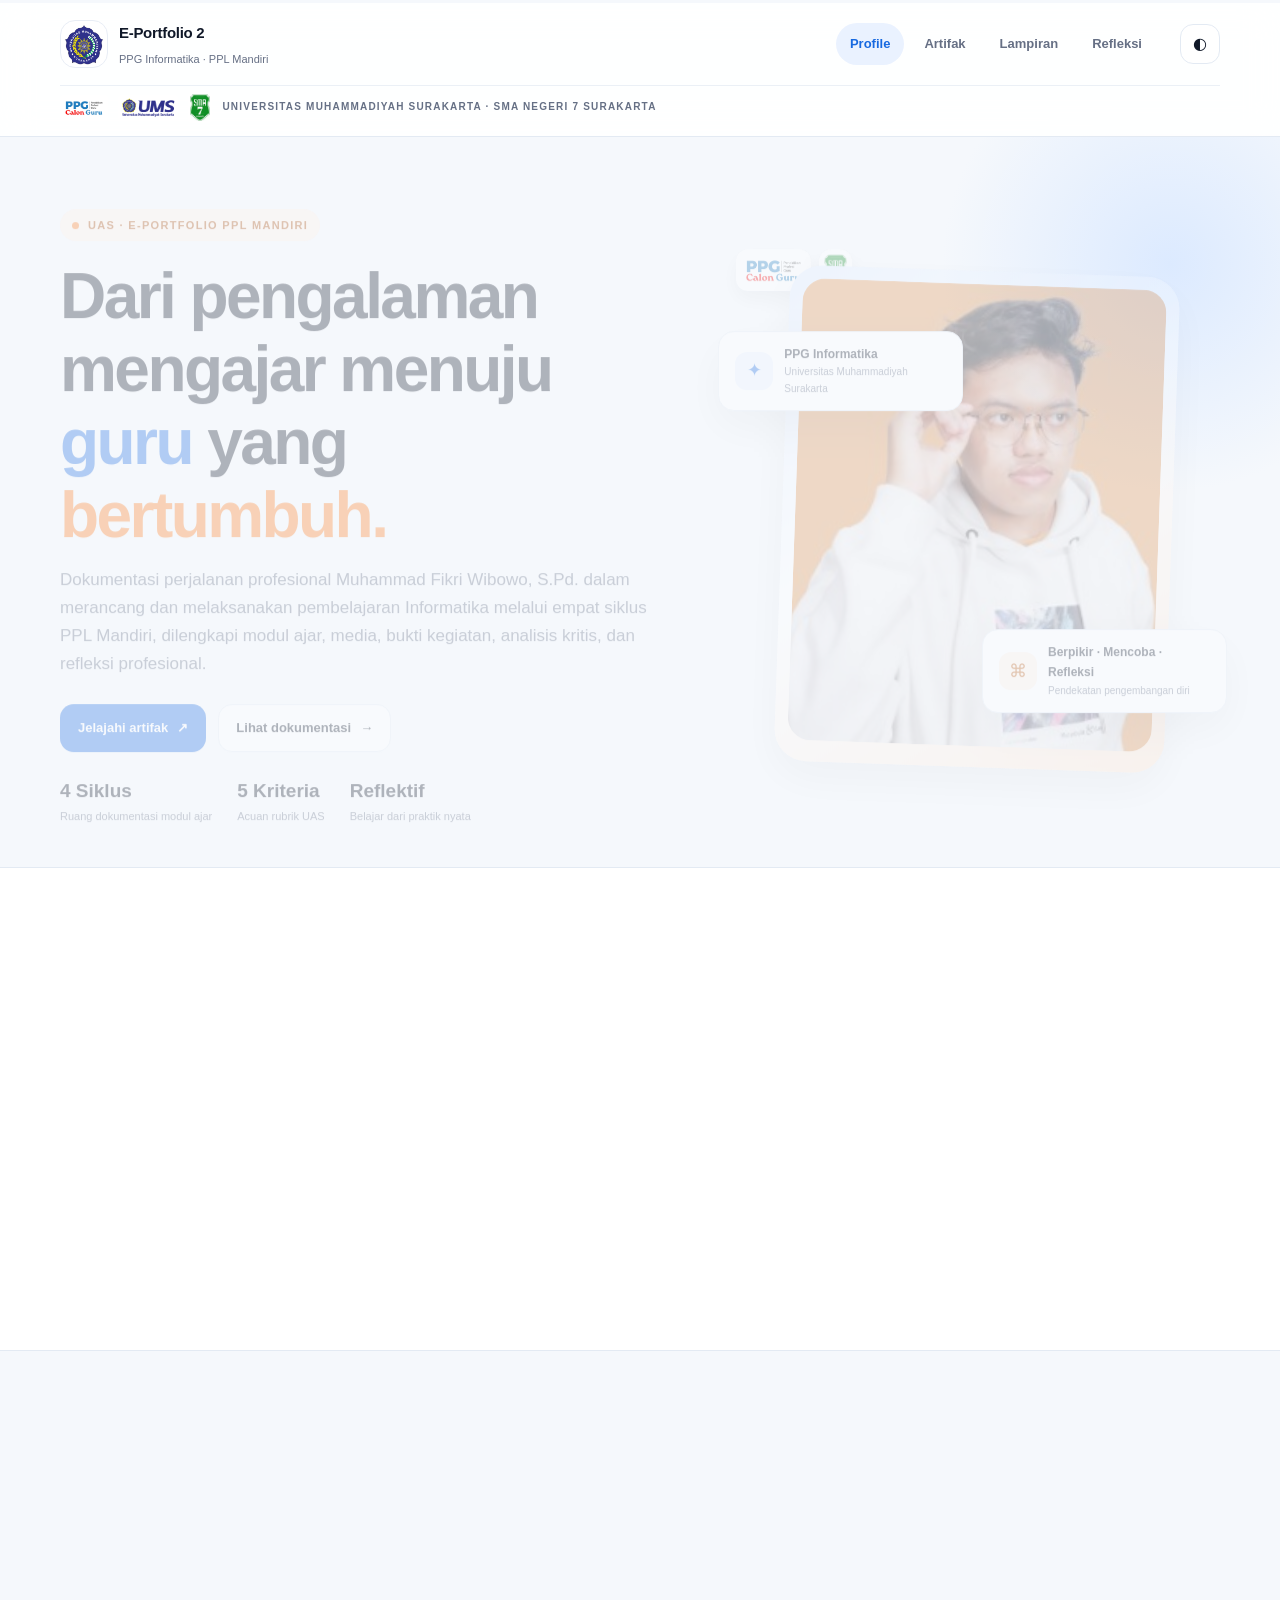
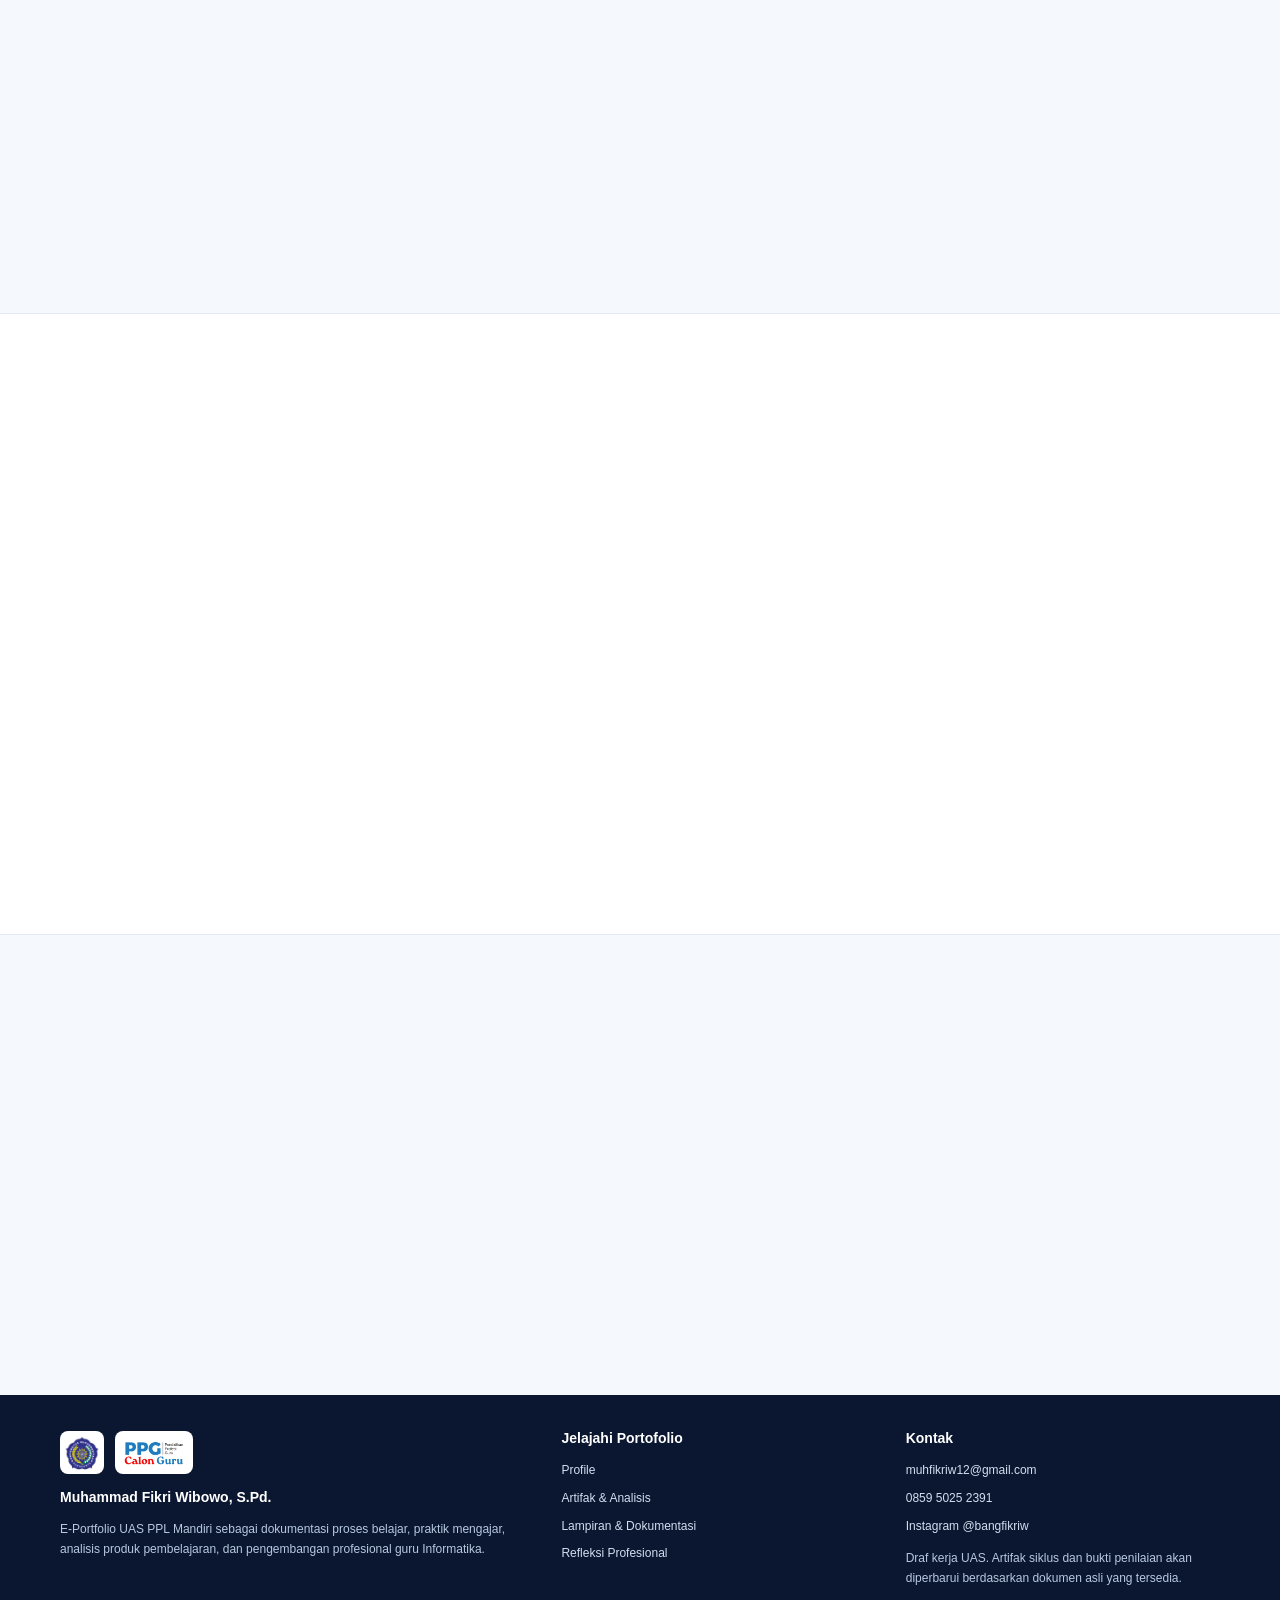
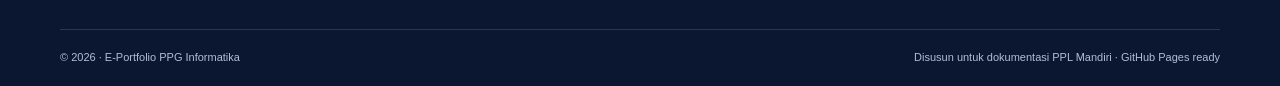
<file: index.html>
<!doctype html><html lang="id"><head><meta charset="utf-8"><meta name="viewport" content="width=device-width,initial-scale=1"><meta http-equiv="refresh" content="0; url=profile.html"><title>E-Portfolio UAS PPL Mandiri</title><link rel="canonical" href="profile.html"></head><body><p>Membuka E-Portfolio… Jika tidak berpindah otomatis, <a href="profile.html">buka halaman Profile</a>.</p></body></html>
</file>
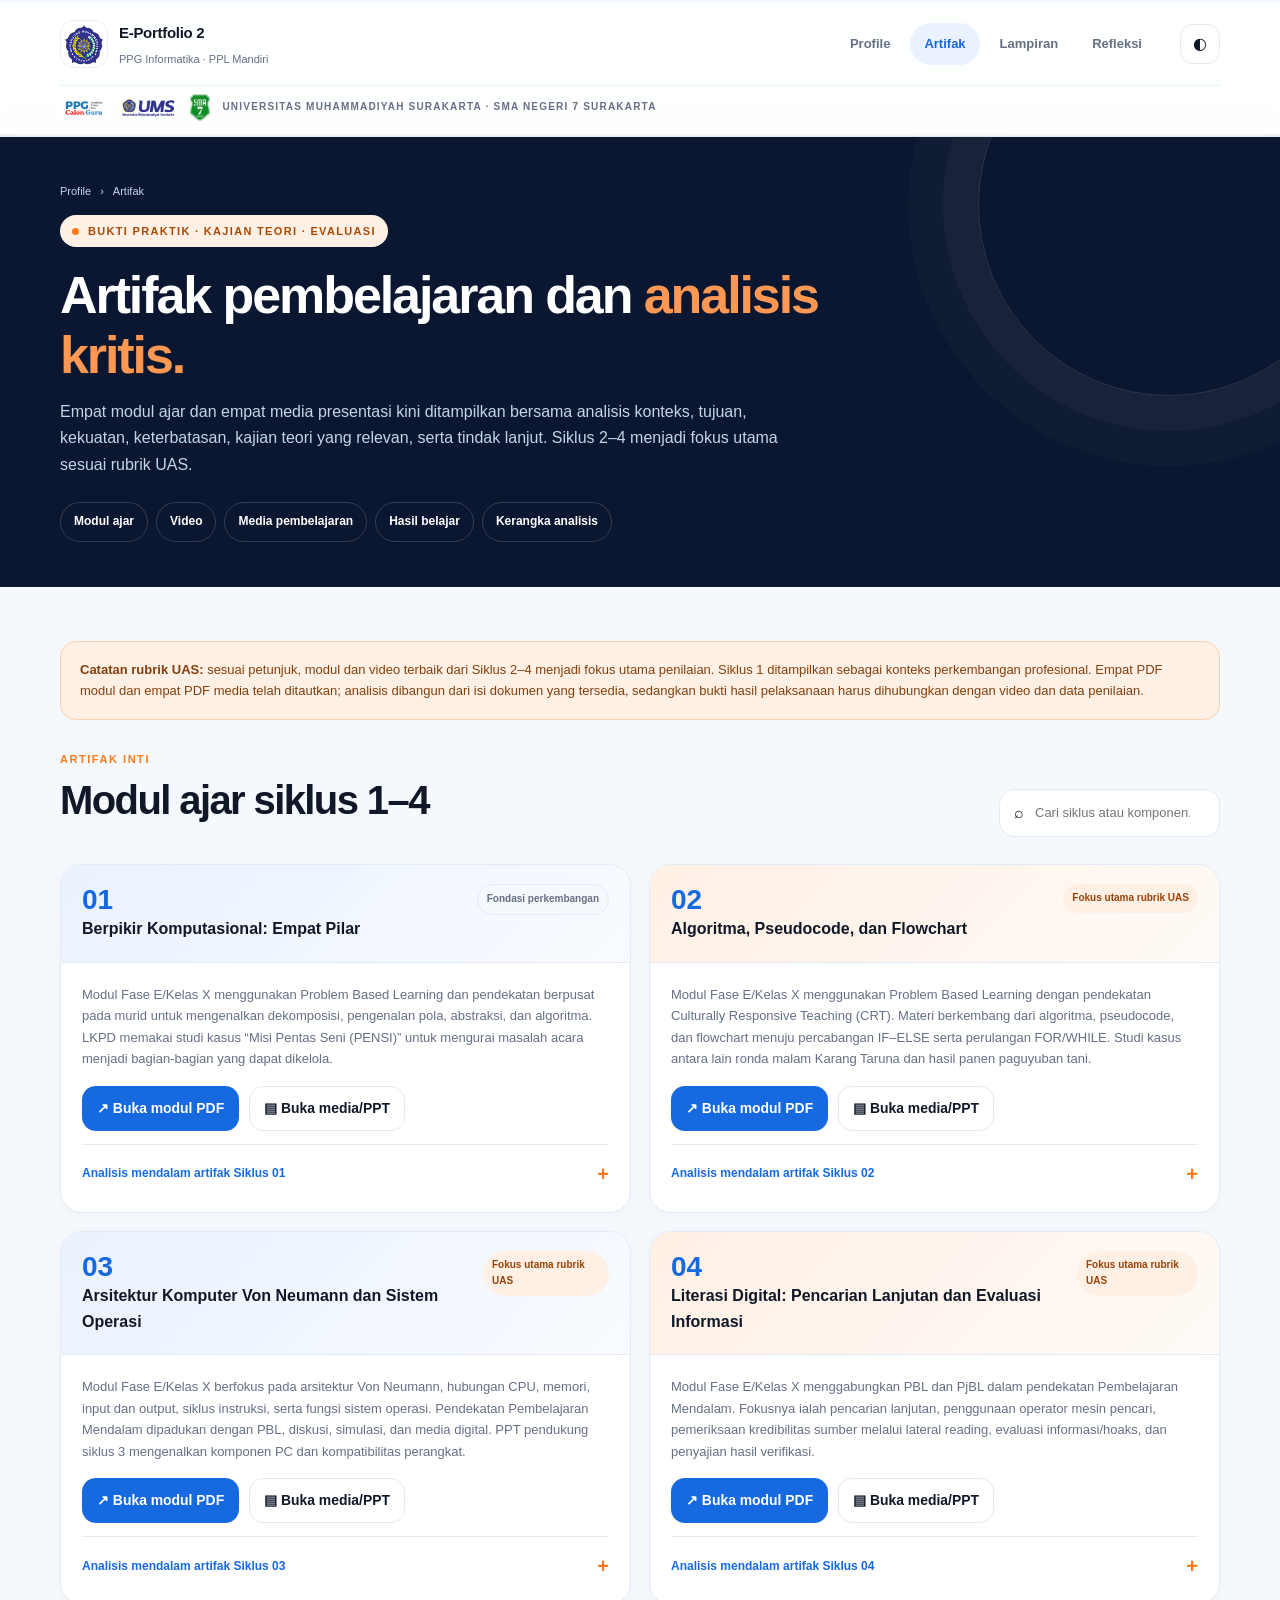
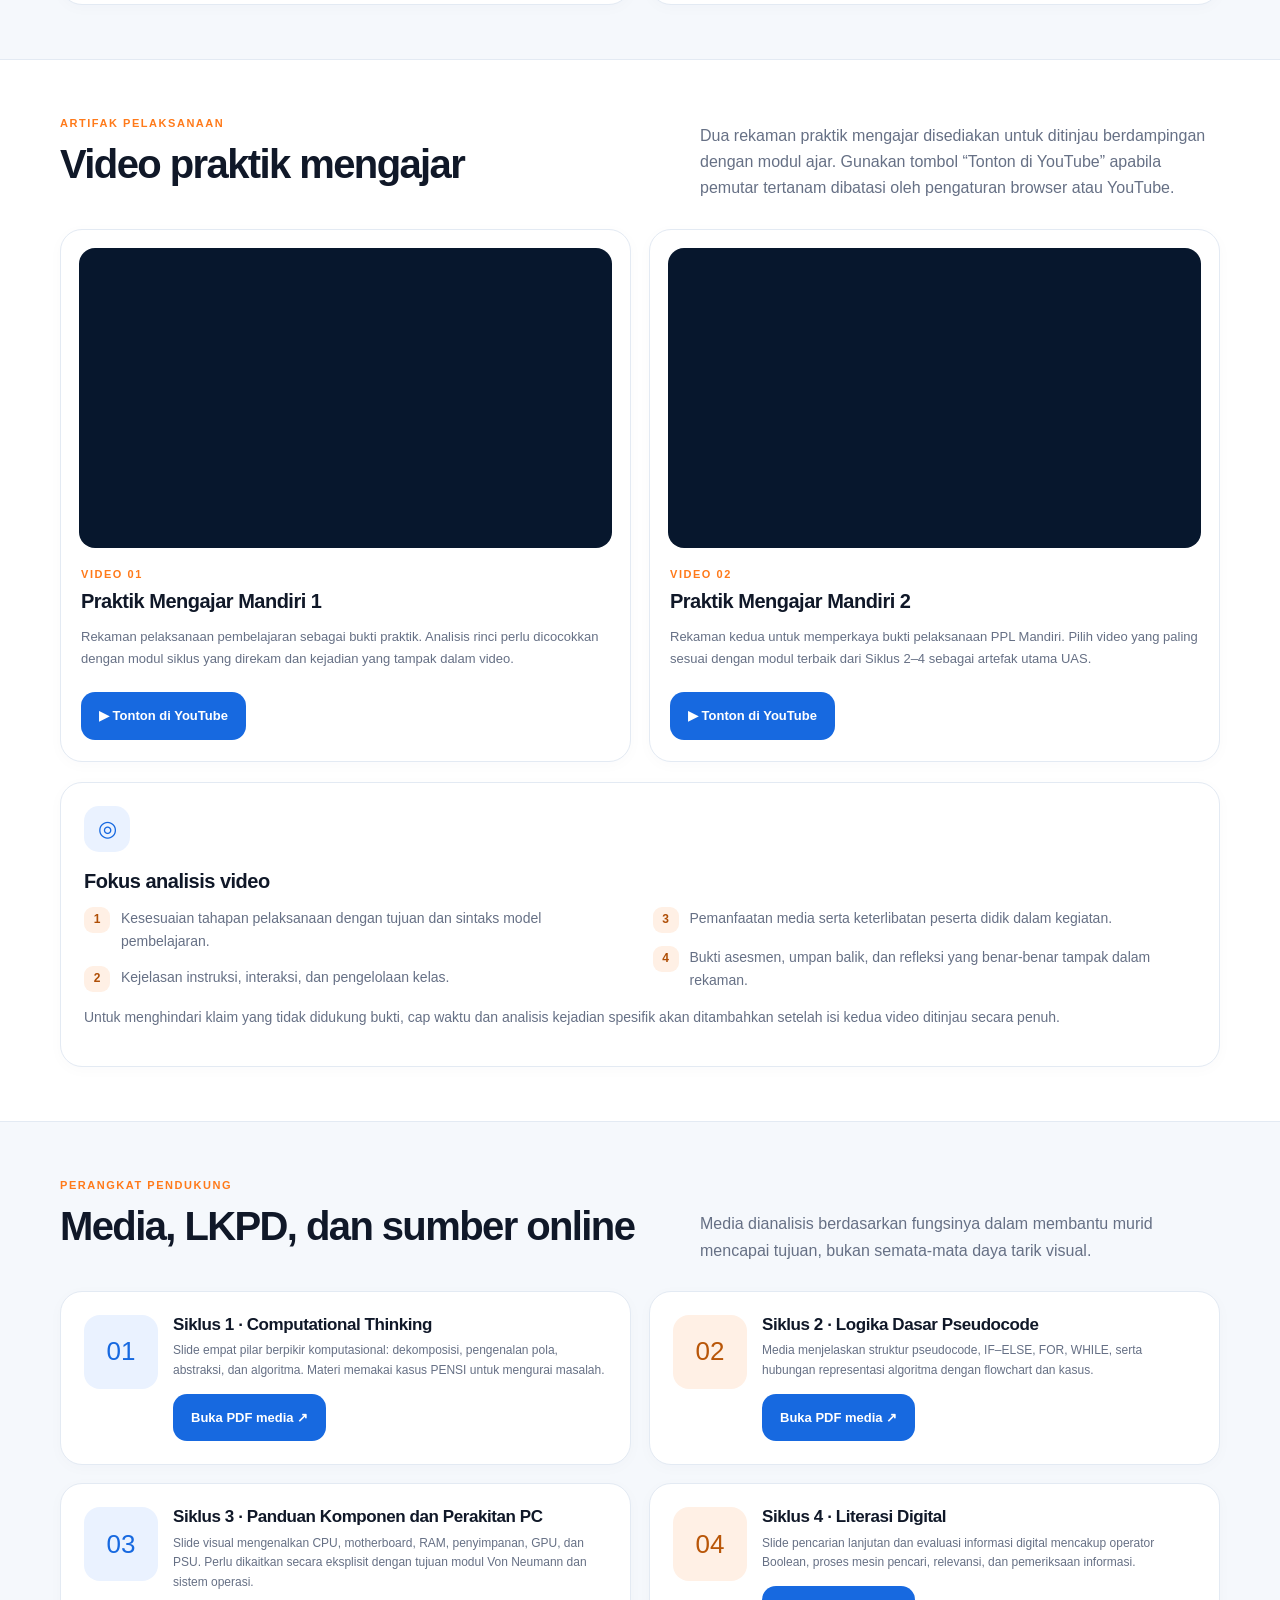
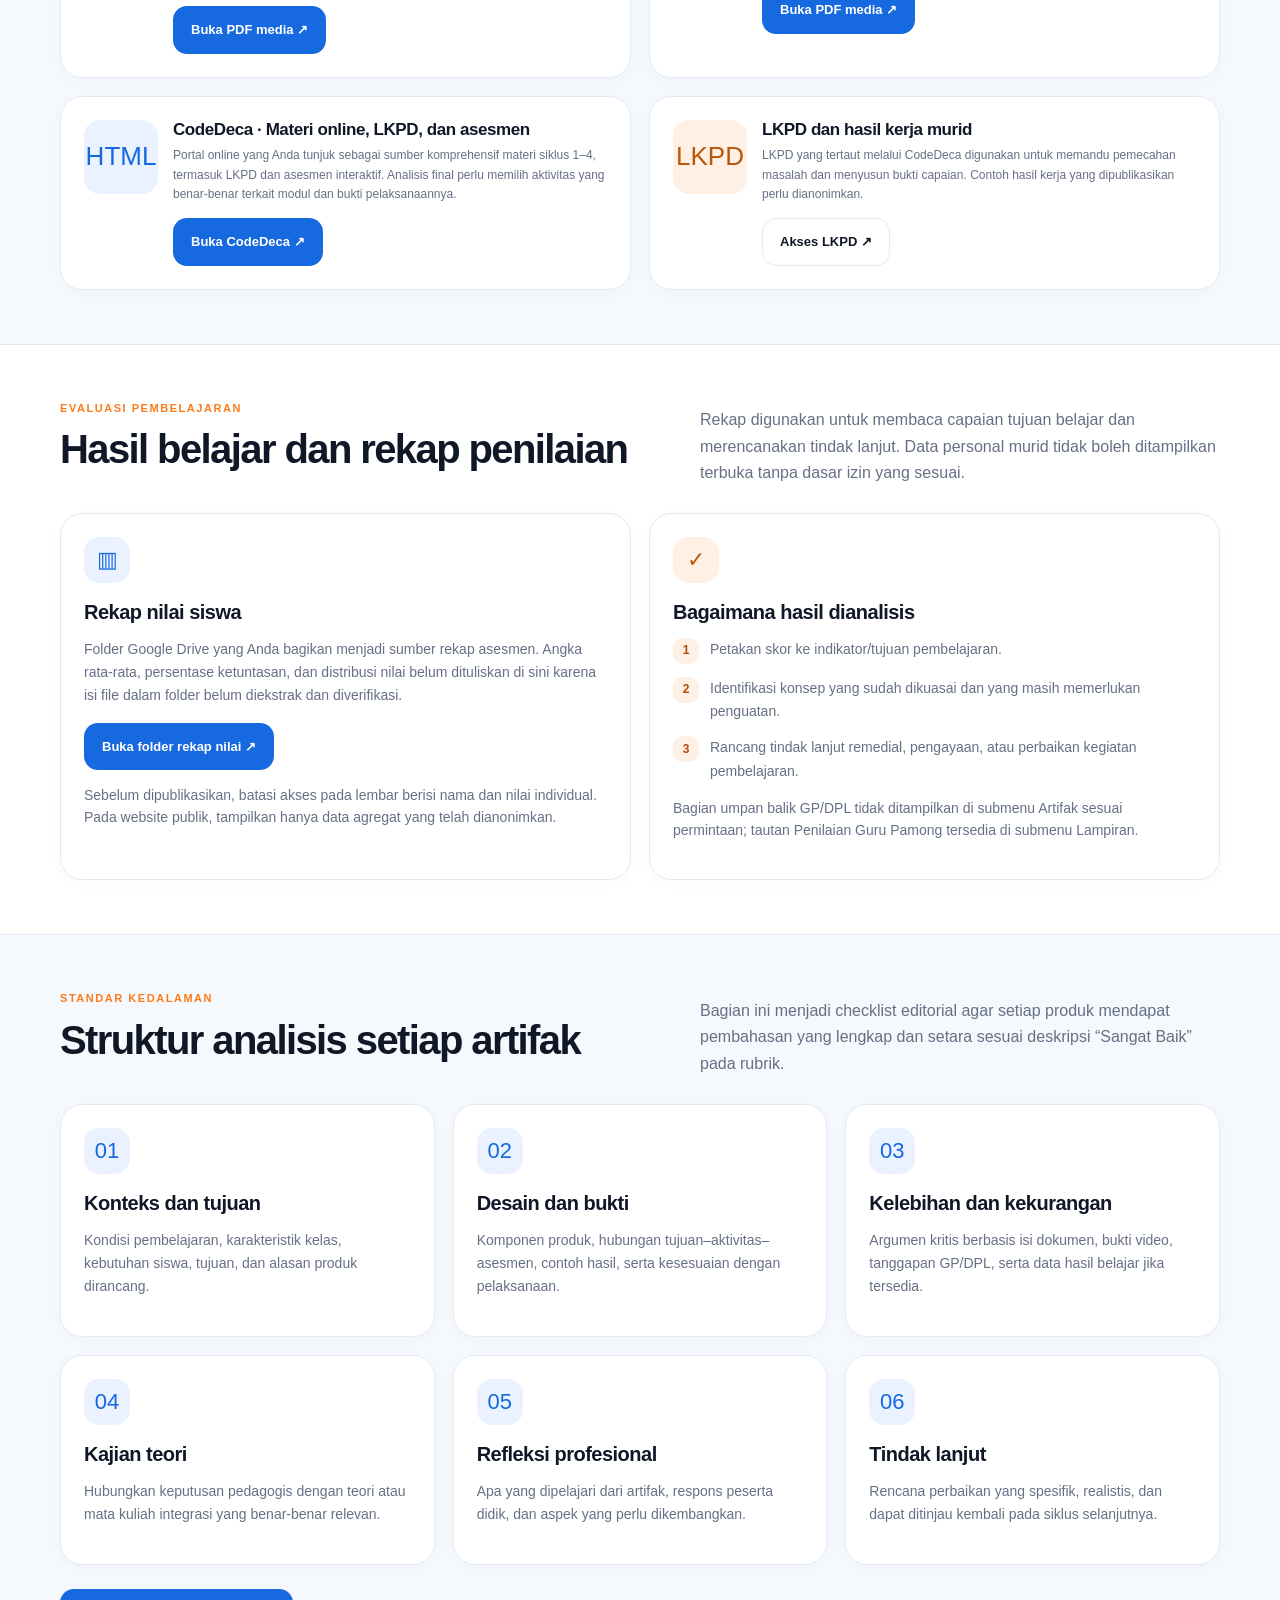
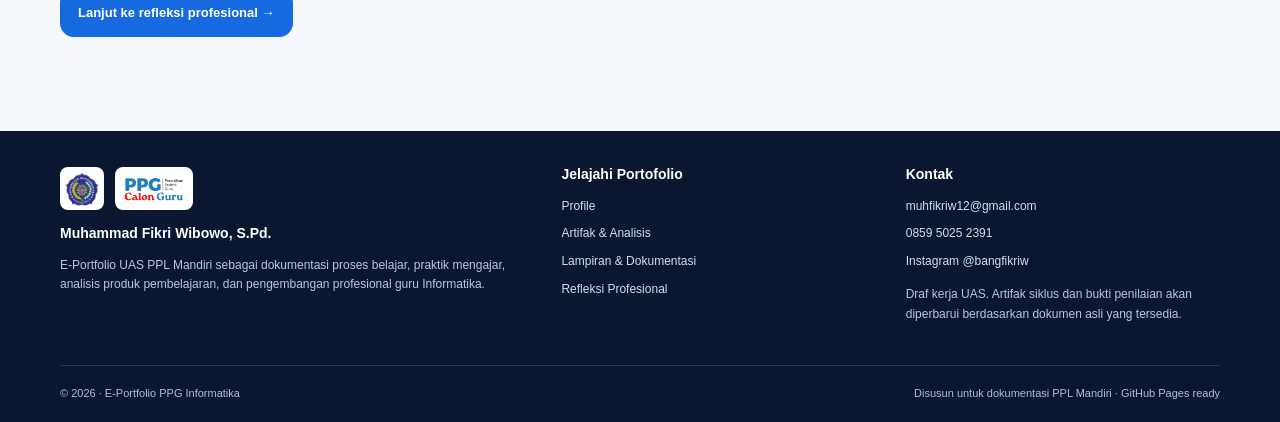
<file: artifak.html>
<!DOCTYPE html>
<html lang="id"><head><meta charset="utf-8"/><meta content="width=device-width,initial-scale=1" name="viewport"/><meta content="#0b1730" name="theme-color"/><meta name="referrer" content="strict-origin-when-cross-origin"/><meta content="E-Portfolio UAS PPL Mandiri Muhammad Fikri Wibowo, S.Pd., PPG Informatika UMS." name="description"/><title>Artifak dan Analisis | E-Portfolio Fikri Wibowo</title><link href="assets/css/style.css" rel="stylesheet"/><script defer="" src="assets/js/site.js"></script></head><body><div class="top-progress" data-progress=""></div><header class="site-header"><div class="container header-inner"><a aria-label="E-Portfolio Fikri Wibowo, halaman profil" class="brand" href="profile.html"><span class="brand-mark"><img alt="Logo UMS" src="assets/logos/ums-emblem.webp"/></span><span><span class="brand-title">E-Portfolio 2</span><span class="brand-sub" style="display:block">PPG Informatika · PPL Mandiri</span></span></a><nav aria-label="Navigasi utama" class="nav" data-nav=""><a class="" href="profile.html">Profile</a><a class="active" href="artifak.html">Artifak</a><a class="" href="lampiran.html">Lampiran</a><a class="" href="refleksi.html">Refleksi</a></nav><div class="nav-tools"><button aria-label="Ganti tema" class="icon-btn" data-theme-toggle="" title="Ganti tema">◐</button><button aria-expanded="false" aria-label="Buka menu" class="menu-btn" data-menu-toggle="">☰</button></div></div><div class="container logo-strip"><img alt="Logo PPG Calon Guru" src="assets/logos/ppg-calon-guru.jpg"/><img alt="Universitas Muhammadiyah Surakarta" src="assets/logos/ums-full-logo.webp"/><img alt="Logo SMA Negeri 7 Surakarta" class="school-logo" src="assets/logos/sman7-surakarta.jpg"/><span class="strip-label">Universitas Muhammadiyah Surakarta · SMA Negeri 7 Surakarta</span></div></header><main><section class="page-hero"><div class="container"><div class="breadcrumbs"><a href="profile.html">Profile</a><span>›</span><span>Artifak</span></div><span class="eyebrow">Bukti praktik · kajian teori · evaluasi</span><h1>Artifak pembelajaran dan <span style="color:#ff9852">analisis kritis.</span></h1><p>Empat modul ajar dan empat media presentasi kini ditampilkan bersama analisis konteks, tujuan, kekuatan, keterbatasan, kajian teori yang relevan, serta tindak lanjut. Siklus 2–4 menjadi fokus utama sesuai rubrik UAS.</p><div class="page-subnav"><a href="#modul">Modul ajar</a><a href="#video">Video</a><a href="#media">Media pembelajaran</a><a href="#hasil">Hasil belajar</a><a href="#analisis">Kerangka analisis</a></div></div></section>
<section class="section"><div class="container"><div class="note orange reveal"><strong>Catatan rubrik UAS:</strong> sesuai petunjuk, modul dan video terbaik dari Siklus 2–4 menjadi fokus utama penilaian. Siklus 1 ditampilkan sebagai konteks perkembangan profesional. Empat PDF modul dan empat PDF media telah ditautkan; analisis dibangun dari isi dokumen yang tersedia, sedangkan bukti hasil pelaksanaan harus dihubungkan dengan video dan data penilaian.</div><div class="section-head" style="margin-top:30px"><div><div class="kicker">Artifak inti</div><h2>Modul ajar siklus 1–4</h2></div><label class="search-wrap"><span>⌕</span><input aria-label="Cari artifak" data-artifact-search="" placeholder="Cari siklus atau komponen..." type="search"/></label></div><div class="grid grid-2" id="modul"><article class="card module-card reveal" data-artifact-item="" data-search="berpikir komputasional: empat pilar siklus 01 modul ajar media pbl asesmen kelebihan kekurangan refleksi teori">
<div class="module-top"><div><div class="cycle-num">01</div><strong>Berpikir Komputasional: Empat Pilar</strong></div><span class="tag neutral">Fondasi perkembangan</span></div>
<div class="module-body"><p>Modul Fase E/Kelas X menggunakan Problem Based Learning dan pendekatan berpusat pada murid untuk mengenalkan dekomposisi, pengenalan pola, abstraksi, dan algoritma. LKPD memakai studi kasus “Misi Pentas Seni (PENSI)” untuk mengurai masalah acara menjadi bagian-bagian yang dapat dikelola.</p>
<div class="artifact-actions"><a class="btn btn-primary" href="assets/dokumen/modul/modul-siklus-1-berpikir-komputasional.pdf" rel="noopener" target="_blank">↗ Buka modul PDF</a><a class="btn btn-secondary" href="assets/dokumen/media/media-siklus-1-computational-thinking.pdf" rel="noopener" target="_blank">▤ Buka media/PPT</a></div>
<details class="details-box"><summary>Analisis mendalam artifak Siklus 01</summary>
<div class="analysis-grid">
<div class="analysis-cell"><h4>Konteks dan tujuan</h4><p>Tujuan pembelajaran menekankan penerapan empat pilar berpikir komputasional untuk menganalisis masalah sederhana secara logis, sistematis, kreatif, dan kolaboratif. Kasus PENSI memberi konteks autentik: murid dapat mengurai kebutuhan acara, menemukan pola tugas, memilih informasi penting, kemudian menyusun urutan tindakan.</p></div>
<div class="analysis-cell"><h4>Kelebihan produk</h4><p>Keselarasan antara empat pilar dan urutan aktivitas terlihat jelas; langkah PBL memberi struktur dari orientasi masalah sampai evaluasi; LKPD menyediakan ruang untuk mengidentifikasi masalah, menyusun algoritma, memeriksa hasil, dan merefleksikan proses. Kasus kegiatan sekolah dapat membantu konsep abstrak terasa dekat dengan pengalaman murid.</p></div>
<div class="analysis-cell"><h4>Kekurangan dan batasan</h4><p>Asesmen awal pada bagian informasi umum dijelaskan sebagai nonkognitif melalui Google Form, sehingga belum cukup untuk menunjukkan secara langsung kemampuan awal setiap murid pada empat pilar. Sampul PDF menyebut “Algoritma, Pseudocode, dan Flowchart”, sedangkan isi dan tujuan pembelajaran berfokus pada berpikir komputasional; identitas sampul sebaiknya diselaraskan sebelum publikasi final.</p></div>
<div class="analysis-cell"><h4>Kajian teori dan integrasi perkuliahan</h4><p>Problem Based Learning (PBL), pembelajaran berpusat pada murid, berpikir komputasional, asesmen diagnostik, dan refleksi formatif. Kaitan mata kuliah yang relevan: Peserta Didik dan Pemahamannya, Pembelajaran Mendalam dan Asesmen Dasar, serta PPL Mandiri.</p></div>
<div class="analysis-cell full-cell"><h4>Refleksi dan tindak lanjut</h4><p>Tambahkan atau tampilkan hasil asesmen diagnostik kognitif; gunakan rubrik yang menilai tiap pilar secara terpisah; simpan contoh hasil kerja murid yang telah dianonimkan; dan samakan judul sampul dengan fokus isi.</p></div>
</div>
</details>
</div>
</article>
<article class="card module-card reveal" data-artifact-item="" data-search="algoritma, pseudocode, dan flowchart siklus 02 modul ajar media pbl asesmen kelebihan kekurangan refleksi teori">
<div class="module-top orange-top"><div><div class="cycle-num">02</div><strong>Algoritma, Pseudocode, dan Flowchart</strong></div><span class="tag orange">Fokus utama rubrik UAS</span></div>
<div class="module-body"><p>Modul Fase E/Kelas X menggunakan Problem Based Learning dengan pendekatan Culturally Responsive Teaching (CRT). Materi berkembang dari algoritma, pseudocode, dan flowchart menuju percabangan IF–ELSE serta perulangan FOR/WHILE. Studi kasus antara lain ronda malam Karang Taruna dan hasil panen paguyuban tani.</p>
<div class="artifact-actions"><a class="btn btn-primary" href="assets/dokumen/modul/modul-siklus-2-algoritma-pseudocode-flowchart.pdf" rel="noopener" target="_blank">↗ Buka modul PDF</a><a class="btn btn-secondary" href="assets/dokumen/media/media-siklus-2-logika-pseudocode.pdf" rel="noopener" target="_blank">▤ Buka media/PPT</a></div>
<details class="details-box"><summary>Analisis mendalam artifak Siklus 02</summary>
<div class="analysis-grid">
<div class="analysis-cell"><h4>Konteks dan tujuan</h4><p>Tujuan belajar meliputi menjelaskan perbedaan representasi algoritma, menulis pseudocode yang logis, membuat flowchart dengan simbol yang sesuai, serta memakai percabangan dan perulangan. LKPD mengajak murid mengubah persoalan menjadi langkah tertulis dan visual, lalu menguji logikanya melalui diskusi dan presentasi.</p></div>
<div class="analysis-cell"><h4>Kelebihan produk</h4><p>Konteks lokal sejalan dengan CRT dan membuat algoritma lebih bermakna. PBL membuka ruang bagi pemecahan masalah, kolaborasi, dan presentasi. Kombinasi Canva, diagrams.net, Miro, HTML interaktif, Quizizz/Google Form, LKPD, rubrik keterampilan, asesmen diagnostik, dan penilaian diri memberikan variasi representasi serta cara memeriksa pemahaman.</p></div>
<div class="analysis-cell"><h4>Kekurangan dan batasan</h4><p>Jadwal tiap kegiatan perlu direkonsiliasi agar konsisten dengan alokasi 2 JP/90 menit. Ada pula perbedaan rincian asesmen sumatif: kegiatan pertemuan ketiga menyebut 20 pilihan ganda, 10 esai singkat, dan 5 esai panjang, sedangkan bagian lampiran menyebut 20 pilihan ganda dan 10 esai. Jumlah dan bobot soal harus diseragamkan agar penilaian transparan dan dapat ditelusuri.</p></div>
<div class="analysis-cell"><h4>Kajian teori dan integrasi perkuliahan</h4><p>Culturally Responsive Teaching (CRT), Problem Based Learning (PBL), TPACK, pembelajaran bermakna, asesmen formatif dan sumatif, serta refleksi peserta didik. Kaitan mata kuliah yang relevan: Filosofi Pendidikan dan Pendidikan Nilai, Peserta Didik dan Pemahamannya, Pembelajaran Mendalam dan Asesmen Dasar/Lanjut, serta PPL Mandiri.</p></div>
<div class="analysis-cell full-cell"><h4>Refleksi dan tindak lanjut</h4><p>Samakan kisi-kisi, jumlah soal, bobot, dan waktu pengerjaan; tetapkan kriteria keberhasilan untuk pseudocode dan flowchart; dokumentasikan hasil kerja kelompok; dan gunakan hasil asesmen untuk membedakan kebutuhan penguatan konsep dasar dari kebutuhan pengayaan.</p></div>
</div>
</details>
</div>
</article>
<article class="card module-card reveal" data-artifact-item="" data-search="arsitektur komputer von neumann dan sistem operasi siklus 03 modul ajar media pbl asesmen kelebihan kekurangan refleksi teori">
<div class="module-top"><div><div class="cycle-num">03</div><strong>Arsitektur Komputer Von Neumann dan Sistem Operasi</strong></div><span class="tag orange">Fokus utama rubrik UAS</span></div>
<div class="module-body"><p>Modul Fase E/Kelas X berfokus pada arsitektur Von Neumann, hubungan CPU, memori, input dan output, siklus instruksi, serta fungsi sistem operasi. Pendekatan Pembelajaran Mendalam dipadukan dengan PBL, diskusi, simulasi, dan media digital. PPT pendukung siklus 3 mengenalkan komponen PC dan kompatibilitas perangkat.</p>
<div class="artifact-actions"><a class="btn btn-primary" href="assets/dokumen/modul/modul-siklus-3-von-neumann-sistem-operasi.pdf" rel="noopener" target="_blank">↗ Buka modul PDF</a><a class="btn btn-secondary" href="assets/dokumen/media/media-siklus-3-panduan-komponen-pc.pdf" rel="noopener" target="_blank">▤ Buka media/PPT</a></div>
<details class="details-box"><summary>Analisis mendalam artifak Siklus 03</summary>
<div class="analysis-grid">
<div class="analysis-cell"><h4>Konteks dan tujuan</h4><p>Tujuan pembelajaran mengarahkan murid menganalisis komponen dan hubungan antarkomponen, menjelaskan tahapan fetch–decode–execute, serta merancang representasi fungsi sistem operasi. Artifak ini menjembatani model konseptual tentang kerja komputer dengan perangkat yang dapat dijumpai di laboratorium.</p></div>
<div class="analysis-cell"><h4>Kelebihan produk</h4><p>Capaian menggabungkan pengetahuan konseptual dan penerapan. Diagram arsitektur, simulasi, studi kasus, diskusi, dan perangkat nyata dapat membantu murid membangun model mental tentang alur data dan instruksi. Tujuan yang menyebut jumlah komponen serta hubungan antarkomponen memberi peluang untuk membuat indikator terukur.</p></div>
<div class="analysis-cell"><h4>Kekurangan dan batasan</h4><p>Materi mengenal komponen PC membantu memberi konteks konkret, tetapi tidak otomatis membuktikan pemahaman arsitektur Von Neumann atau peran sistem operasi. Perlu jembatan eksplisit antara identifikasi perangkat fisik dan konsep input–proses–memori–output, serta antara komponen perangkat keras dan fungsi manajemen memori, file, serta proses oleh sistem operasi. Praktik juga bergantung pada ketersediaan perangkat dan akses yang setara.</p></div>
<div class="analysis-cell"><h4>Kajian teori dan integrasi perkuliahan</h4><p>Pembelajaran Mendalam (Deep Learning), Problem Based Learning (PBL), TPACK, pembelajaran konstruktivistik, serta asesmen berbasis produk/unjuk kerja. Kaitan mata kuliah yang relevan: Peserta Didik dan Pemahamannya, Pembelajaran Mendalam dan Asesmen Dasar/Lanjut, serta PPL Mandiri.</p></div>
<div class="analysis-cell full-cell"><h4>Refleksi dan tindak lanjut</h4><p>Gunakan lembar kerja berisi diagram dengan panah aliran data; nilai secara eksplisit ketepatan komponen dan relasi; tambahkan tugas singkat membandingkan fungsi hardware dan sistem operasi; dan siapkan alternatif simulasi/diagram bagi murid yang tidak mendapat akses perangkat yang sama.</p></div>
</div>
</details>
</div>
</article>
<article class="card module-card reveal" data-artifact-item="" data-search="literasi digital: pencarian lanjutan dan evaluasi informasi siklus 04 modul ajar media pbl asesmen kelebihan kekurangan refleksi teori">
<div class="module-top orange-top"><div><div class="cycle-num">04</div><strong>Literasi Digital: Pencarian Lanjutan dan Evaluasi Informasi</strong></div><span class="tag orange">Fokus utama rubrik UAS</span></div>
<div class="module-body"><p>Modul Fase E/Kelas X menggabungkan PBL dan PjBL dalam pendekatan Pembelajaran Mendalam. Fokusnya ialah pencarian lanjutan, penggunaan operator mesin pencari, pemeriksaan kredibilitas sumber melalui lateral reading, evaluasi informasi/hoaks, dan penyajian hasil verifikasi.</p>
<div class="artifact-actions"><a class="btn btn-primary" href="assets/dokumen/modul/modul-siklus-4-literasi-digital.pdf" rel="noopener" target="_blank">↗ Buka modul PDF</a><a class="btn btn-secondary" href="assets/dokumen/media/media-siklus-4-literasi-digital.pdf" rel="noopener" target="_blank">▤ Buka media/PPT</a></div>
<details class="details-box"><summary>Analisis mendalam artifak Siklus 04</summary>
<div class="analysis-grid">
<div class="analysis-cell"><h4>Konteks dan tujuan</h4><p>Aktivitas mengarahkan murid memakai kata kunci dan operator seperti AND, OR, NOT, tanda kutip, site:, serta filetype:, kemudian menelusuri sumber lain untuk memverifikasi klaim. Produk seperti presentasi atau poster digital mengajak murid menjelaskan bukti dan alasan penilaian informasi.</p></div>
<div class="analysis-cell"><h4>Kelebihan produk</h4><p>Kegiatan autentik menempatkan murid sebagai penyelidik informasi, bukan sekadar penerima penjelasan. Pencarian langsung, perbandingan sumber, lateral reading, diskusi, dan produk digital menggabungkan literasi informasi, berpikir kritis, komunikasi, dan tanggung jawab digital. Variasi kegiatan memberi bukti proses dan hasil belajar.</p></div>
<div class="analysis-cell"><h4>Kekurangan dan batasan</h4><p>Aktivitas memerlukan internet dan kemampuan digital awal murid yang dapat beragam. Hasil pencarian teratas tidak otomatis benar, sehingga rubrik harus menilai kualitas sumber, jejak verifikasi, relevansi bukti, dan alasan kesimpulan—bukan hanya tampilan poster. Nama file unggahan mencantumkan “Analisis Data”, sedangkan sampul dan isi dokumen yang diterima membahas “Literasi Digital”; penamaan berkas perlu disesuaikan agar konsisten.</p></div>
<div class="analysis-cell"><h4>Kajian teori dan integrasi perkuliahan</h4><p>Problem Based Learning (PBL), Project Based Learning (PjBL), Pembelajaran Mendalam, TPACK, asesmen autentik, etika digital, dan literasi informasi. Kaitan mata kuliah yang relevan: Filosofi Pendidikan dan Pendidikan Nilai, Pembelajaran Mendalam dan Asesmen Lanjut, Pembelajaran Sosial Emosional, serta PPL Mandiri.</p></div>
<div class="analysis-cell full-cell"><h4>Refleksi dan tindak lanjut</h4><p>Gunakan rubrik verifikasi yang memeriksa kredibilitas penulis/lembaga, bukti silang dari beberapa sumber, tanggal/konteks, dan penjelasan alasan; minta murid mencantumkan sumber; siapkan alternatif kerja offline jika jaringan terganggu; dan samakan nama berkas dengan isi modul.</p></div>
</div>
</details>
</div>
</article></div><div class="empty-state" data-empty-state="">Tidak ada artifak yang cocok dengan pencarian.</div></div></section>
<section class="section alt" id="video">
  <div class="container">
    <div class="section-head">
      <div><div class="kicker">Artifak pelaksanaan</div><h2>Video praktik mengajar</h2></div>
      <p>Dua rekaman praktik mengajar disediakan untuk ditinjau berdampingan dengan modul ajar. Gunakan tombol “Tonton di YouTube” apabila pemutar tertanam dibatasi oleh pengaturan browser atau YouTube.</p>
    </div>
    <div class="grid grid-2 video-grid">
      <article class="card video-card reveal">
        <div class="video-frame">
          <iframe
            allow="accelerometer; autoplay; clipboard-write; encrypted-media; gyroscope; picture-in-picture; web-share"
            allowfullscreen
            loading="lazy"
            referrerpolicy="strict-origin-when-cross-origin"
            src="https://www.youtube.com/embed/Q-lHzMM008I?rel=0&amp;playsinline=1"
            title="Video praktik mengajar mandiri 1 — Muhammad Fikri Wibowo"></iframe>
        </div>
        <div class="video-copy">
          <div class="kicker">Video 01</div>
          <h3>Praktik Mengajar Mandiri 1</h3>
          <p>Rekaman pelaksanaan pembelajaran sebagai bukti praktik. Analisis rinci perlu dicocokkan dengan modul siklus yang direkam dan kejadian yang tampak dalam video.</p>
          <a class="btn btn-primary" href="https://youtu.be/Q-lHzMM008I" rel="noopener noreferrer" target="_blank">▶ Tonton di YouTube</a>
        </div>
      </article>
      <article class="card video-card reveal">
        <div class="video-frame">
          <iframe
            allow="accelerometer; autoplay; clipboard-write; encrypted-media; gyroscope; picture-in-picture; web-share"
            allowfullscreen
            loading="lazy"
            referrerpolicy="strict-origin-when-cross-origin"
            src="https://www.youtube.com/embed/vnm92nFbsEI?rel=0&amp;playsinline=1"
            title="Video praktik mengajar mandiri 2 — Muhammad Fikri Wibowo"></iframe>
        </div>
        <div class="video-copy">
          <div class="kicker">Video 02</div>
          <h3>Praktik Mengajar Mandiri 2</h3>
          <p>Rekaman kedua untuk memperkaya bukti pelaksanaan PPL Mandiri. Pilih video yang paling sesuai dengan modul terbaik dari Siklus 2–4 sebagai artefak utama UAS.</p>
          <a class="btn btn-primary" href="https://youtu.be/vnm92nFbsEI" rel="noopener noreferrer" target="_blank">▶ Tonton di YouTube</a>
        </div>
      </article>
    </div>
    <article class="card video-analysis-card reveal" style="margin-top:20px">
      <div class="card-icon">◎</div>
      <h3>Fokus analisis video</h3>
      <div class="grid grid-2">
        <ul class="value-list">
          <li><span class="bullet">1</span><span>Kesesuaian tahapan pelaksanaan dengan tujuan dan sintaks model pembelajaran.</span></li>
          <li><span class="bullet">2</span><span>Kejelasan instruksi, interaksi, dan pengelolaan kelas.</span></li>
        </ul>
        <ul class="value-list">
          <li><span class="bullet">3</span><span>Pemanfaatan media serta keterlibatan peserta didik dalam kegiatan.</span></li>
          <li><span class="bullet">4</span><span>Bukti asesmen, umpan balik, dan refleksi yang benar-benar tampak dalam rekaman.</span></li>
        </ul>
      </div>
      <p class="small-note">Untuk menghindari klaim yang tidak didukung bukti, cap waktu dan analisis kejadian spesifik akan ditambahkan setelah isi kedua video ditinjau secara penuh.</p>
    </article>
  </div>
</section>
<section class="section" id="media"><div class="container"><div class="section-head"><div><div class="kicker">Perangkat pendukung</div><h2>Media, LKPD, dan sumber online</h2></div><p>Media dianalisis berdasarkan fungsinya dalam membantu murid mencapai tujuan, bukan semata-mata daya tarik visual.</p></div><div class="grid grid-2">
<article class="card media-card reveal"><div class="media-thumb">01</div><div><h3>Siklus 1 · Computational Thinking</h3><p>Slide empat pilar berpikir komputasional: dekomposisi, pengenalan pola, abstraksi, dan algoritma. Materi memakai kasus PENSI untuk mengurai masalah.</p><a class="btn btn-primary" href="assets/dokumen/media/media-siklus-1-computational-thinking.pdf" rel="noopener" target="_blank">Buka PDF media ↗</a></div></article>
<article class="card media-card reveal"><div class="media-thumb" style="background:var(--orange-soft);color:#b95608">02</div><div><h3>Siklus 2 · Logika Dasar Pseudocode</h3><p>Media menjelaskan struktur pseudocode, IF–ELSE, FOR, WHILE, serta hubungan representasi algoritma dengan flowchart dan kasus.</p><a class="btn btn-primary" href="assets/dokumen/media/media-siklus-2-logika-pseudocode.pdf" rel="noopener" target="_blank">Buka PDF media ↗</a></div></article>
<article class="card media-card reveal"><div class="media-thumb">03</div><div><h3>Siklus 3 · Panduan Komponen dan Perakitan PC</h3><p>Slide visual mengenalkan CPU, motherboard, RAM, penyimpanan, GPU, dan PSU. Perlu dikaitkan secara eksplisit dengan tujuan modul Von Neumann dan sistem operasi.</p><a class="btn btn-primary" href="assets/dokumen/media/media-siklus-3-panduan-komponen-pc.pdf" rel="noopener" target="_blank">Buka PDF media ↗</a></div></article>
<article class="card media-card reveal"><div class="media-thumb" style="background:var(--orange-soft);color:#b95608">04</div><div><h3>Siklus 4 · Literasi Digital</h3><p>Slide pencarian lanjutan dan evaluasi informasi digital mencakup operator Boolean, proses mesin pencari, relevansi, dan pemeriksaan informasi.</p><a class="btn btn-primary" href="assets/dokumen/media/media-siklus-4-literasi-digital.pdf" rel="noopener" target="_blank">Buka PDF media ↗</a></div></article>
<article class="card media-card reveal"><div class="media-thumb">HTML</div><div><h3>CodeDeca · Materi online, LKPD, dan asesmen</h3><p>Portal online yang Anda tunjuk sebagai sumber komprehensif materi siklus 1–4, termasuk LKPD dan asesmen interaktif. Analisis final perlu memilih aktivitas yang benar-benar terkait modul dan bukti pelaksanaannya.</p><a class="btn btn-primary" href="https://dawngoddes.github.io/CodeDeca/" rel="noopener" target="_blank">Buka CodeDeca ↗</a></div></article>
<article class="card media-card reveal"><div class="media-thumb" style="background:var(--orange-soft);color:#b95608">LKPD</div><div><h3>LKPD dan hasil kerja murid</h3><p>LKPD yang tertaut melalui CodeDeca digunakan untuk memandu pemecahan masalah dan menyusun bukti capaian. Contoh hasil kerja yang dipublikasikan perlu dianonimkan.</p><a class="btn btn-secondary" href="https://dawngoddes.github.io/CodeDeca/" rel="noopener" target="_blank">Akses LKPD ↗</a></div></article>
</div></div></section>
<section class="section alt" id="hasil"><div class="container"><div class="section-head"><div><div class="kicker">Evaluasi pembelajaran</div><h2>Hasil belajar dan rekap penilaian</h2></div><p>Rekap digunakan untuk membaca capaian tujuan belajar dan merencanakan tindak lanjut. Data personal murid tidak boleh ditampilkan terbuka tanpa dasar izin yang sesuai.</p></div><div class="grid grid-2"><article class="card reveal"><div class="card-icon">▥</div><h3>Rekap nilai siswa</h3><p>Folder Google Drive yang Anda bagikan menjadi sumber rekap asesmen. Angka rata-rata, persentase ketuntasan, dan distribusi nilai belum dituliskan di sini karena isi file dalam folder belum diekstrak dan diverifikasi.</p><a class="btn btn-primary" href="https://drive.google.com/drive/folders/1p4wnuORVUMmkkZkIevVIWYkAqfwAvcUH?usp=drive_link" rel="noopener" target="_blank">Buka folder rekap nilai ↗</a><p class="small-note">Sebelum dipublikasikan, batasi akses pada lembar berisi nama dan nilai individual. Pada website publik, tampilkan hanya data agregat yang telah dianonimkan.</p></article><article class="card orange reveal"><div class="card-icon">✓</div><h3>Bagaimana hasil dianalisis</h3><ul class="value-list"><li><span class="bullet">1</span><span>Petakan skor ke indikator/tujuan pembelajaran.</span></li><li><span class="bullet">2</span><span>Identifikasi konsep yang sudah dikuasai dan yang masih memerlukan penguatan.</span></li><li><span class="bullet">3</span><span>Rancang tindak lanjut remedial, pengayaan, atau perbaikan kegiatan pembelajaran.</span></li></ul><p class="small-note">Bagian umpan balik GP/DPL tidak ditampilkan di submenu Artifak sesuai permintaan; tautan Penilaian Guru Pamong tersedia di submenu Lampiran.</p></article></div></div></section>
<section class="section" id="analisis"><div class="container"><div class="section-head"><div><div class="kicker">Standar kedalaman</div><h2>Struktur analisis setiap artifak</h2></div><p>Bagian ini menjadi checklist editorial agar setiap produk mendapat pembahasan yang lengkap dan setara sesuai deskripsi “Sangat Baik” pada rubrik.</p></div><div class="grid grid-3"><div class="card reveal"><div class="card-icon">01</div><h3>Konteks dan tujuan</h3><p>Kondisi pembelajaran, karakteristik kelas, kebutuhan siswa, tujuan, dan alasan produk dirancang.</p></div><div class="card reveal"><div class="card-icon">02</div><h3>Desain dan bukti</h3><p>Komponen produk, hubungan tujuan–aktivitas–asesmen, contoh hasil, serta kesesuaian dengan pelaksanaan.</p></div><div class="card reveal"><div class="card-icon">03</div><h3>Kelebihan dan kekurangan</h3><p>Argumen kritis berbasis isi dokumen, bukti video, tanggapan GP/DPL, serta data hasil belajar jika tersedia.</p></div><div class="card reveal"><div class="card-icon">04</div><h3>Kajian teori</h3><p>Hubungkan keputusan pedagogis dengan teori atau mata kuliah integrasi yang benar-benar relevan.</p></div><div class="card reveal"><div class="card-icon">05</div><h3>Refleksi profesional</h3><p>Apa yang dipelajari dari artifak, respons peserta didik, dan aspek yang perlu dikembangkan.</p></div><div class="card reveal"><div class="card-icon">06</div><h3>Tindak lanjut</h3><p>Rencana perbaikan yang spesifik, realistis, dan dapat ditinjau kembali pada siklus selanjutnya.</p></div></div><div style="margin-top:24px"><a class="btn btn-primary" href="refleksi.html">Lanjut ke refleksi profesional →</a></div></div></section></main><footer class="footer"><div class="container"><div class="footer-grid"><div><div class="logo-footer"><img alt="Logo UMS" src="assets/logos/ums-emblem.webp"/><img alt="Logo PPG" src="assets/logos/ppg-calon-guru.jpg"/></div><h3 style="margin-top:16px">Muhammad Fikri Wibowo, S.Pd.</h3><p>E-Portfolio UAS PPL Mandiri sebagai dokumentasi proses belajar, praktik mengajar, analisis produk pembelajaran, dan pengembangan profesional guru Informatika.</p></div><div><h3>Jelajahi Portofolio</h3><div class="footer-links"><a href="profile.html">Profile</a><a href="artifak.html">Artifak &amp; Analisis</a><a href="lampiran.html">Lampiran &amp; Dokumentasi</a><a href="refleksi.html">Refleksi Profesional</a></div></div><div><h3>Kontak</h3><div class="footer-links"><a href="mailto:muhfikriw12@gmail.com">muhfikriw12@gmail.com</a><a href="tel:+6285950252391">0859 5025 2391</a><a href="https://instagram.com/bangfikriw" rel="noreferrer" target="_blank">Instagram @bangfikriw</a></div><p style="margin-top:13px">Draf kerja UAS. Artifak siklus dan bukti penilaian akan diperbarui berdasarkan dokumen asli yang tersedia.</p></div></div><div class="footer-bottom"><span>© 2026 · E-Portfolio PPG Informatika</span><span>Disusun untuk dokumentasi PPL Mandiri · GitHub Pages ready</span></div></div></footer><button aria-label="Kembali ke atas" class="to-top" data-top="" title="Kembali ke atas">↑</button></body></html>
</file>
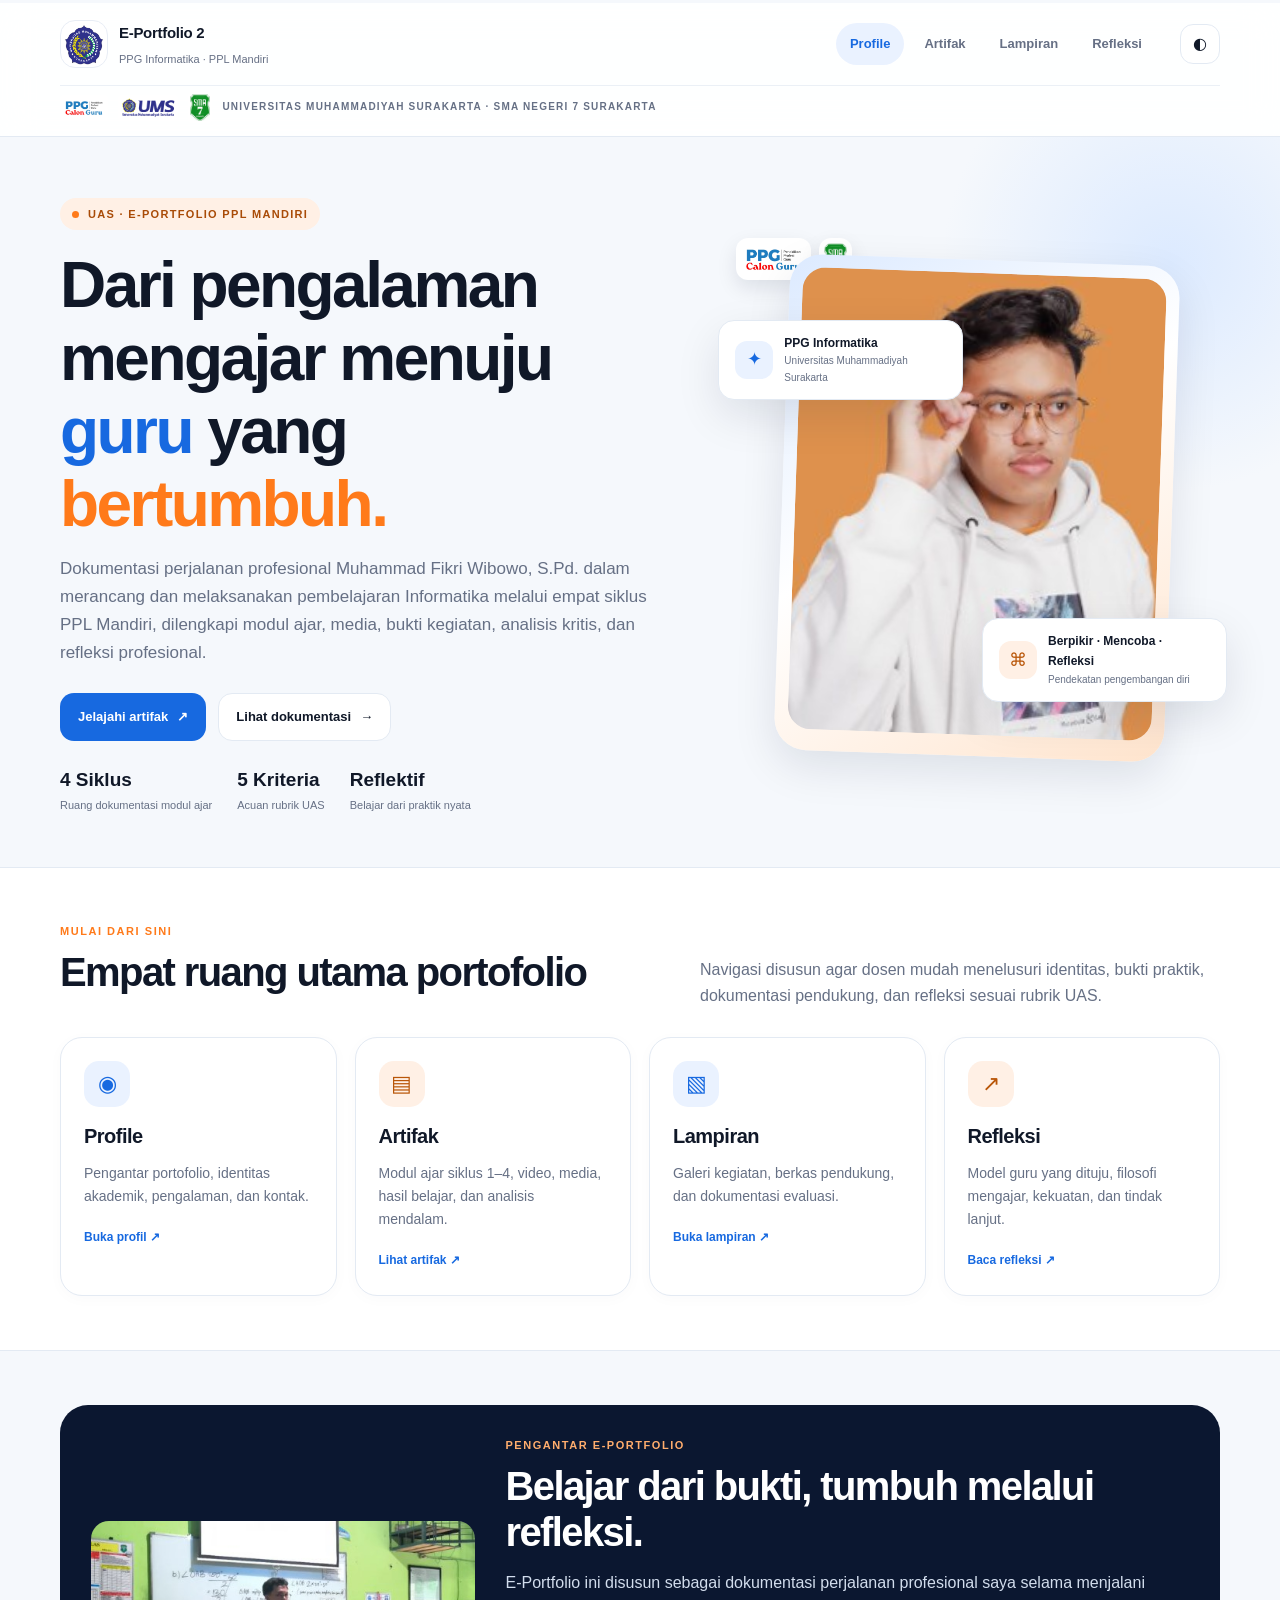
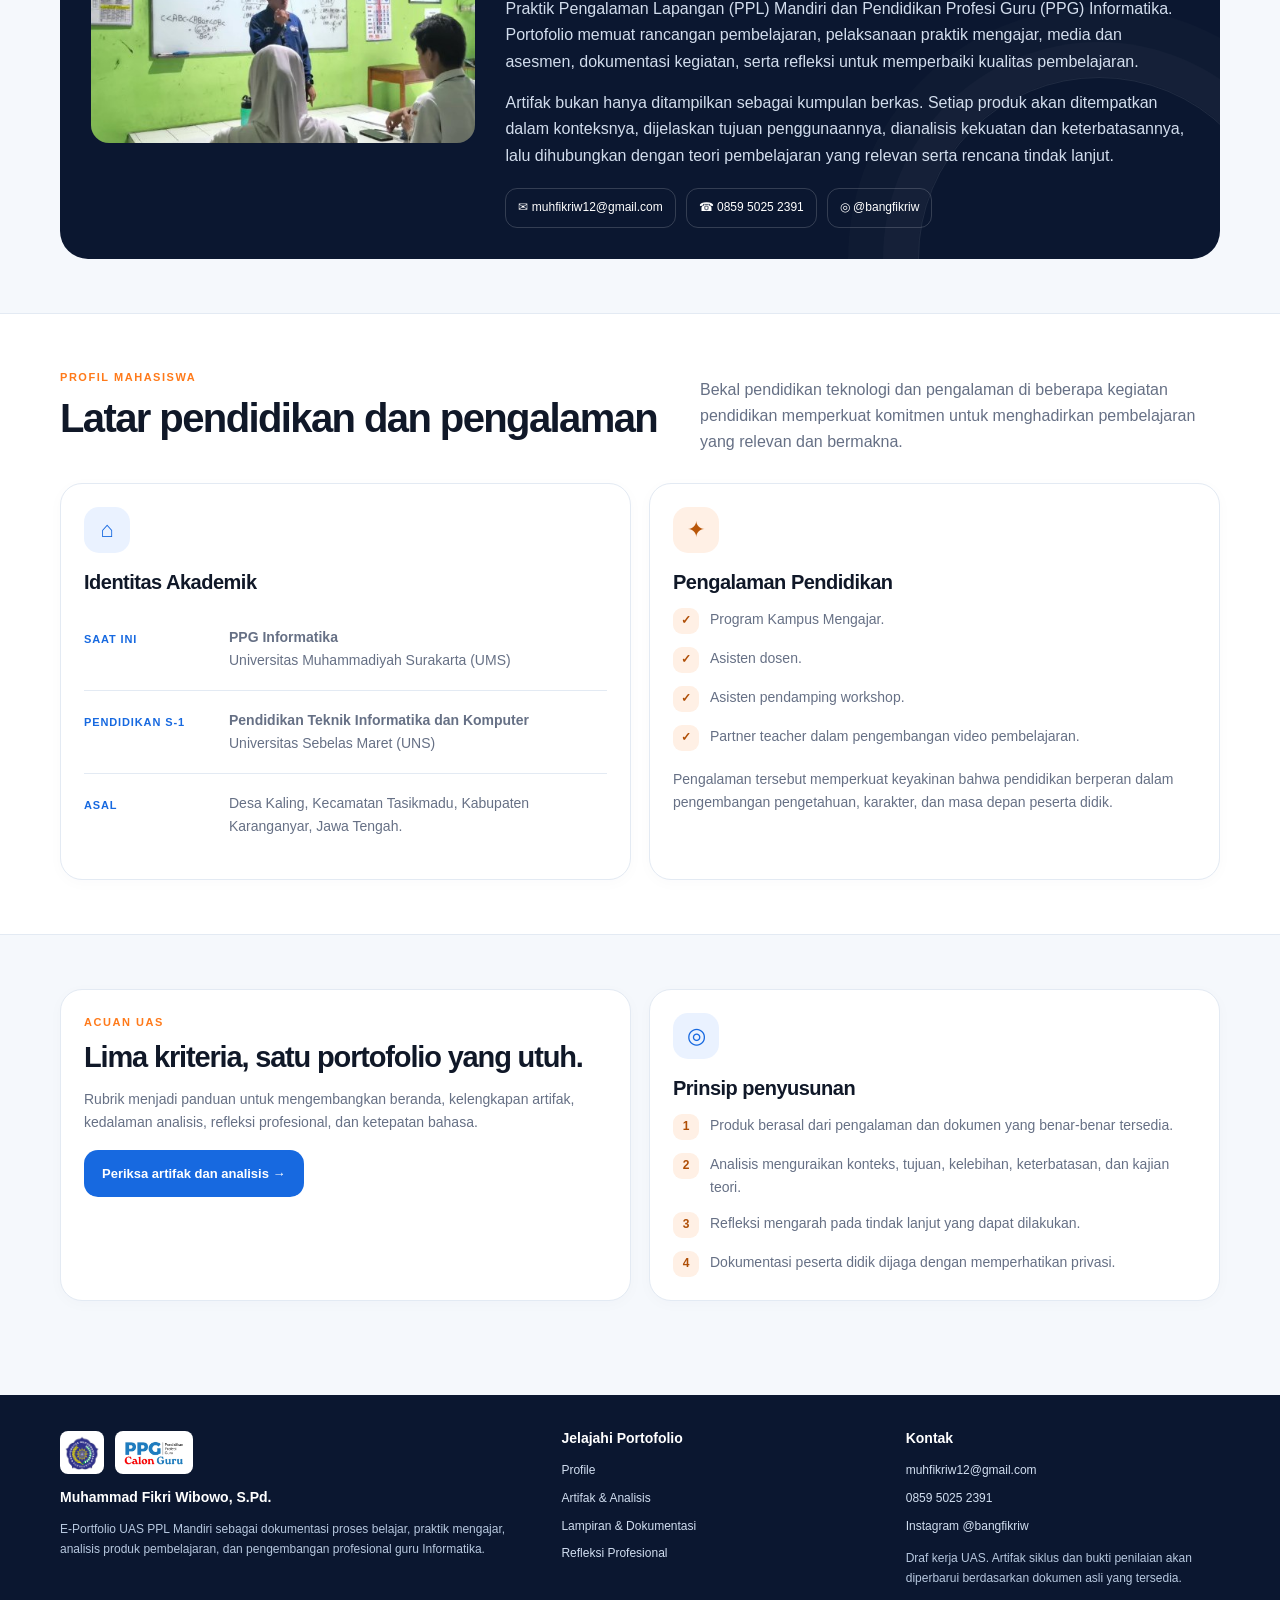
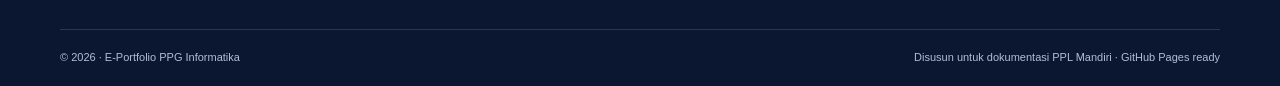
<file: profile.html>
<!DOCTYPE html>
<html lang="id"><head><meta charset="utf-8"/><meta content="width=device-width,initial-scale=1" name="viewport"/><meta content="#0b1730" name="theme-color"/><meta content="E-Portfolio UAS PPL Mandiri Muhammad Fikri Wibowo, S.Pd., PPG Informatika UMS." name="description"/><title>Profile dan Beranda | E-Portfolio Fikri Wibowo</title><link href="assets/css/style.css" rel="stylesheet"/><script defer="" src="assets/js/site.js"></script></head><body><div class="top-progress" data-progress=""></div><header class="site-header"><div class="container header-inner"><a aria-label="E-Portfolio Fikri Wibowo, halaman profil" class="brand" href="profile.html"><span class="brand-mark"><img alt="Logo UMS" src="assets/logos/ums-emblem.webp"/></span><span><span class="brand-title">E-Portfolio 2</span><span class="brand-sub" style="display:block">PPG Informatika · PPL Mandiri</span></span></a><nav aria-label="Navigasi utama" class="nav" data-nav=""><a class="active" href="profile.html">Profile</a><a class="" href="artifak.html">Artifak</a><a class="" href="lampiran.html">Lampiran</a><a class="" href="refleksi.html">Refleksi</a></nav><div class="nav-tools"><button aria-label="Ganti tema" class="icon-btn" data-theme-toggle="" title="Ganti tema">◐</button><button aria-expanded="false" aria-label="Buka menu" class="menu-btn" data-menu-toggle="">☰</button></div></div><div class="container logo-strip"><img alt="Logo PPG Calon Guru" src="assets/logos/ppg-calon-guru.jpg"/><img alt="Universitas Muhammadiyah Surakarta" src="assets/logos/ums-full-logo.webp"/><img alt="Logo SMA Negeri 7 Surakarta" class="school-logo" src="assets/logos/sman7-surakarta.jpg"/><span class="strip-label">Universitas Muhammadiyah Surakarta · SMA Negeri 7 Surakarta</span></div></header><main>
<section class="hero"><div class="container hero-grid"><div class="reveal"><span class="eyebrow">UAS · E-Portfolio PPL Mandiri</span><h1>Dari pengalaman mengajar menuju <span class="accent">guru</span> yang <span class="accent-orange">bertumbuh.</span></h1><p class="hero-copy">Dokumentasi perjalanan profesional Muhammad Fikri Wibowo, S.Pd. dalam merancang dan melaksanakan pembelajaran Informatika melalui empat siklus PPL Mandiri, dilengkapi modul ajar, media, bukti kegiatan, analisis kritis, dan refleksi profesional.</p><div class="hero-actions"><a class="btn btn-primary" href="artifak.html">Jelajahi artifak <span>↗</span></a><a class="btn btn-secondary" href="lampiran.html">Lihat dokumentasi <span>→</span></a></div><div class="hero-meta"><div class="meta-block"><strong>4 Siklus</strong><span>Ruang dokumentasi modul ajar</span></div><div class="meta-block"><strong>5 Kriteria</strong><span>Acuan rubrik UAS</span></div><div class="meta-block"><strong>Reflektif</strong><span>Belajar dari praktik nyata</span></div></div></div><div class="hero-art reveal"><div class="logo-cluster"><img alt="PPG Calon Guru" src="assets/logos/ppg-calon-guru.jpg"/><img alt="SMA Negeri 7 Surakarta" src="assets/logos/sman7-surakarta.jpg"/></div><div class="hero-frame"><img alt="Foto profil Muhammad Fikri Wibowo" src="assets/photos/foto-profil.jpg"/></div><div class="floating-card floating-one"><span class="mini-icon">✦</span><span><strong>PPG Informatika</strong><small>Universitas Muhammadiyah Surakarta</small></span></div><div class="floating-card floating-two"><span class="mini-icon" style="background:var(--orange-soft);color:#b95608">⌘</span><span><strong>Berpikir · Mencoba · Refleksi</strong><small>Pendekatan pengembangan diri</small></span></div></div></div></section>
<section class="section alt"><div class="container"><div class="section-head reveal"><div><div class="kicker">Mulai dari sini</div><h2>Empat ruang utama portofolio</h2></div><p>Navigasi disusun agar dosen mudah menelusuri identitas, bukti praktik, dokumentasi pendukung, dan refleksi sesuai rubrik UAS.</p></div><div class="grid grid-4"><a class="card reveal" href="profile.html"><div class="card-icon">◉</div><h3>Profile</h3><p>Pengantar portofolio, identitas akademik, pengalaman, dan kontak.</p><span class="card-link">Buka profil ↗</span></a><a class="card orange reveal" href="artifak.html"><div class="card-icon">▤</div><h3>Artifak</h3><p>Modul ajar siklus 1–4, video, media, hasil belajar, dan analisis mendalam.</p><span class="card-link">Lihat artifak ↗</span></a><a class="card reveal" href="lampiran.html"><div class="card-icon">▧</div><h3>Lampiran</h3><p>Galeri kegiatan, berkas pendukung, dan dokumentasi evaluasi.</p><span class="card-link">Buka lampiran ↗</span></a><a class="card orange reveal" href="refleksi.html"><div class="card-icon">↗</div><h3>Refleksi</h3><p>Model guru yang dituju, filosofi mengajar, kekuatan, dan tindak lanjut.</p><span class="card-link">Baca refleksi ↗</span></a></div></div></section>
<section class="section"><div class="container"><div class="profile-band reveal"><img alt="Dokumentasi praktik pembelajaran di kelas" src="assets/photos/mengajar-diskusi-depan-kelas.jpg"/><div><div class="kicker">Pengantar E-Portfolio</div><h2>Belajar dari bukti, tumbuh melalui refleksi.</h2><p>E-Portfolio ini disusun sebagai dokumentasi perjalanan profesional saya selama menjalani Praktik Pengalaman Lapangan (PPL) Mandiri dan Pendidikan Profesi Guru (PPG) Informatika. Portofolio memuat rancangan pembelajaran, pelaksanaan praktik mengajar, media dan asesmen, dokumentasi kegiatan, serta refleksi untuk memperbaiki kualitas pembelajaran.</p><p>Artifak bukan hanya ditampilkan sebagai kumpulan berkas. Setiap produk akan ditempatkan dalam konteksnya, dijelaskan tujuan penggunaannya, dianalisis kekuatan dan keterbatasannya, lalu dihubungkan dengan teori pembelajaran yang relevan serta rencana tindak lanjut.</p><div class="contact-row"><a class="contact-chip" href="mailto:muhfikriw12@gmail.com">✉ muhfikriw12@gmail.com</a><a class="contact-chip" href="tel:+6285950252391">☎ 0859 5025 2391</a><a class="contact-chip" href="https://instagram.com/bangfikriw" rel="noreferrer" target="_blank">◎ @bangfikriw</a></div></div></div></div></section>
<section class="section alt"><div class="container"><div class="section-head reveal"><div><div class="kicker">Profil mahasiswa</div><h2>Latar pendidikan dan pengalaman</h2></div><p>Bekal pendidikan teknologi dan pengalaman di beberapa kegiatan pendidikan memperkuat komitmen untuk menghadirkan pembelajaran yang relevan dan bermakna.</p></div><div class="grid grid-2"><div class="card reveal"><div class="card-icon">⌂</div><h3>Identitas Akademik</h3><div class="timeline"><div class="timeline-item"><div class="timeline-label">Saat ini</div><p><strong>PPG Informatika</strong><br/>Universitas Muhammadiyah Surakarta (UMS)</p></div><div class="timeline-item"><div class="timeline-label">Pendidikan S-1</div><p><strong>Pendidikan Teknik Informatika dan Komputer</strong><br/>Universitas Sebelas Maret (UNS)</p></div><div class="timeline-item"><div class="timeline-label">Asal</div><p>Desa Kaling, Kecamatan Tasikmadu, Kabupaten Karanganyar, Jawa Tengah.</p></div></div></div><div class="card orange reveal"><div class="card-icon">✦</div><h3>Pengalaman Pendidikan</h3><ul class="value-list"><li><span class="bullet">✓</span><span>Program Kampus Mengajar.</span></li><li><span class="bullet">✓</span><span>Asisten dosen.</span></li><li><span class="bullet">✓</span><span>Asisten pendamping workshop.</span></li><li><span class="bullet">✓</span><span>Partner teacher dalam pengembangan video pembelajaran.</span></li></ul><p style="margin-top:17px">Pengalaman tersebut memperkuat keyakinan bahwa pendidikan berperan dalam pengembangan pengetahuan, karakter, dan masa depan peserta didik.</p></div></div></div></section>
<section class="section"><div class="container grid grid-2"><div class="card reveal"><div class="kicker">Acuan UAS</div><h2 style="font-size:29px">Lima kriteria, satu portofolio yang utuh.</h2><p>Rubrik menjadi panduan untuk mengembangkan beranda, kelengkapan artifak, kedalaman analisis, refleksi profesional, dan ketepatan bahasa.</p><a class="btn btn-primary" href="artifak.html">Periksa artifak dan analisis →</a></div><div class="card reveal"><div class="card-icon">◎</div><h3>Prinsip penyusunan</h3><ul class="value-list"><li><span class="bullet">1</span><span>Produk berasal dari pengalaman dan dokumen yang benar-benar tersedia.</span></li><li><span class="bullet">2</span><span>Analisis menguraikan konteks, tujuan, kelebihan, keterbatasan, dan kajian teori.</span></li><li><span class="bullet">3</span><span>Refleksi mengarah pada tindak lanjut yang dapat dilakukan.</span></li><li><span class="bullet">4</span><span>Dokumentasi peserta didik dijaga dengan memperhatikan privasi.</span></li></ul></div></div></section>
</main><footer class="footer"><div class="container"><div class="footer-grid"><div><div class="logo-footer"><img alt="Logo UMS" src="assets/logos/ums-emblem.webp"/><img alt="Logo PPG" src="assets/logos/ppg-calon-guru.jpg"/></div><h3 style="margin-top:16px">Muhammad Fikri Wibowo, S.Pd.</h3><p>E-Portfolio UAS PPL Mandiri sebagai dokumentasi proses belajar, praktik mengajar, analisis produk pembelajaran, dan pengembangan profesional guru Informatika.</p></div><div><h3>Jelajahi Portofolio</h3><div class="footer-links"><a href="profile.html">Profile</a><a href="artifak.html">Artifak &amp; Analisis</a><a href="lampiran.html">Lampiran &amp; Dokumentasi</a><a href="refleksi.html">Refleksi Profesional</a></div></div><div><h3>Kontak</h3><div class="footer-links"><a href="mailto:muhfikriw12@gmail.com">muhfikriw12@gmail.com</a><a href="tel:+6285950252391">0859 5025 2391</a><a href="https://instagram.com/bangfikriw" rel="noreferrer" target="_blank">Instagram @bangfikriw</a></div><p style="margin-top:13px">Draf kerja UAS. Artifak siklus dan bukti penilaian akan diperbarui berdasarkan dokumen asli yang tersedia.</p></div></div><div class="footer-bottom"><span>© 2026 · E-Portfolio PPG Informatika</span><span>Disusun untuk dokumentasi PPL Mandiri · GitHub Pages ready</span></div></div></footer><button aria-label="Kembali ke atas" class="to-top" data-top="" title="Kembali ke atas">↑</button></body></html>
</file>
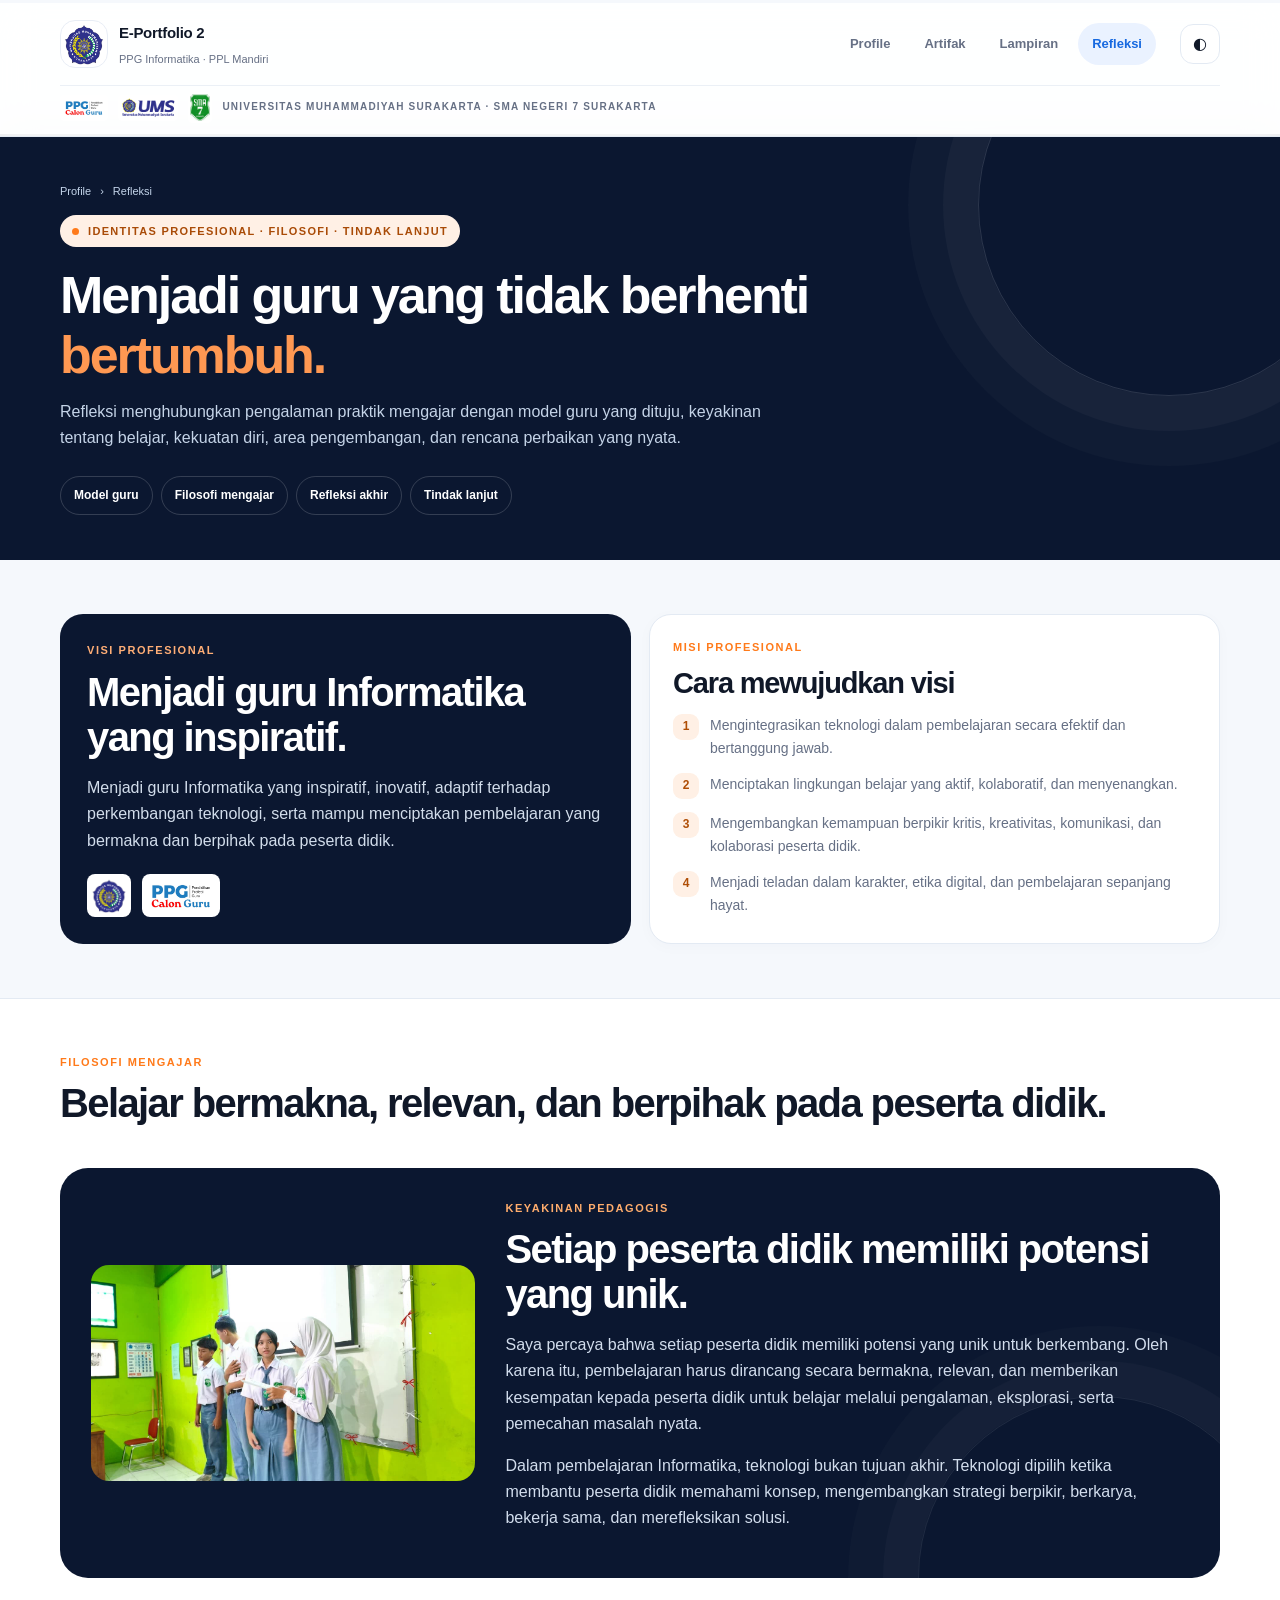
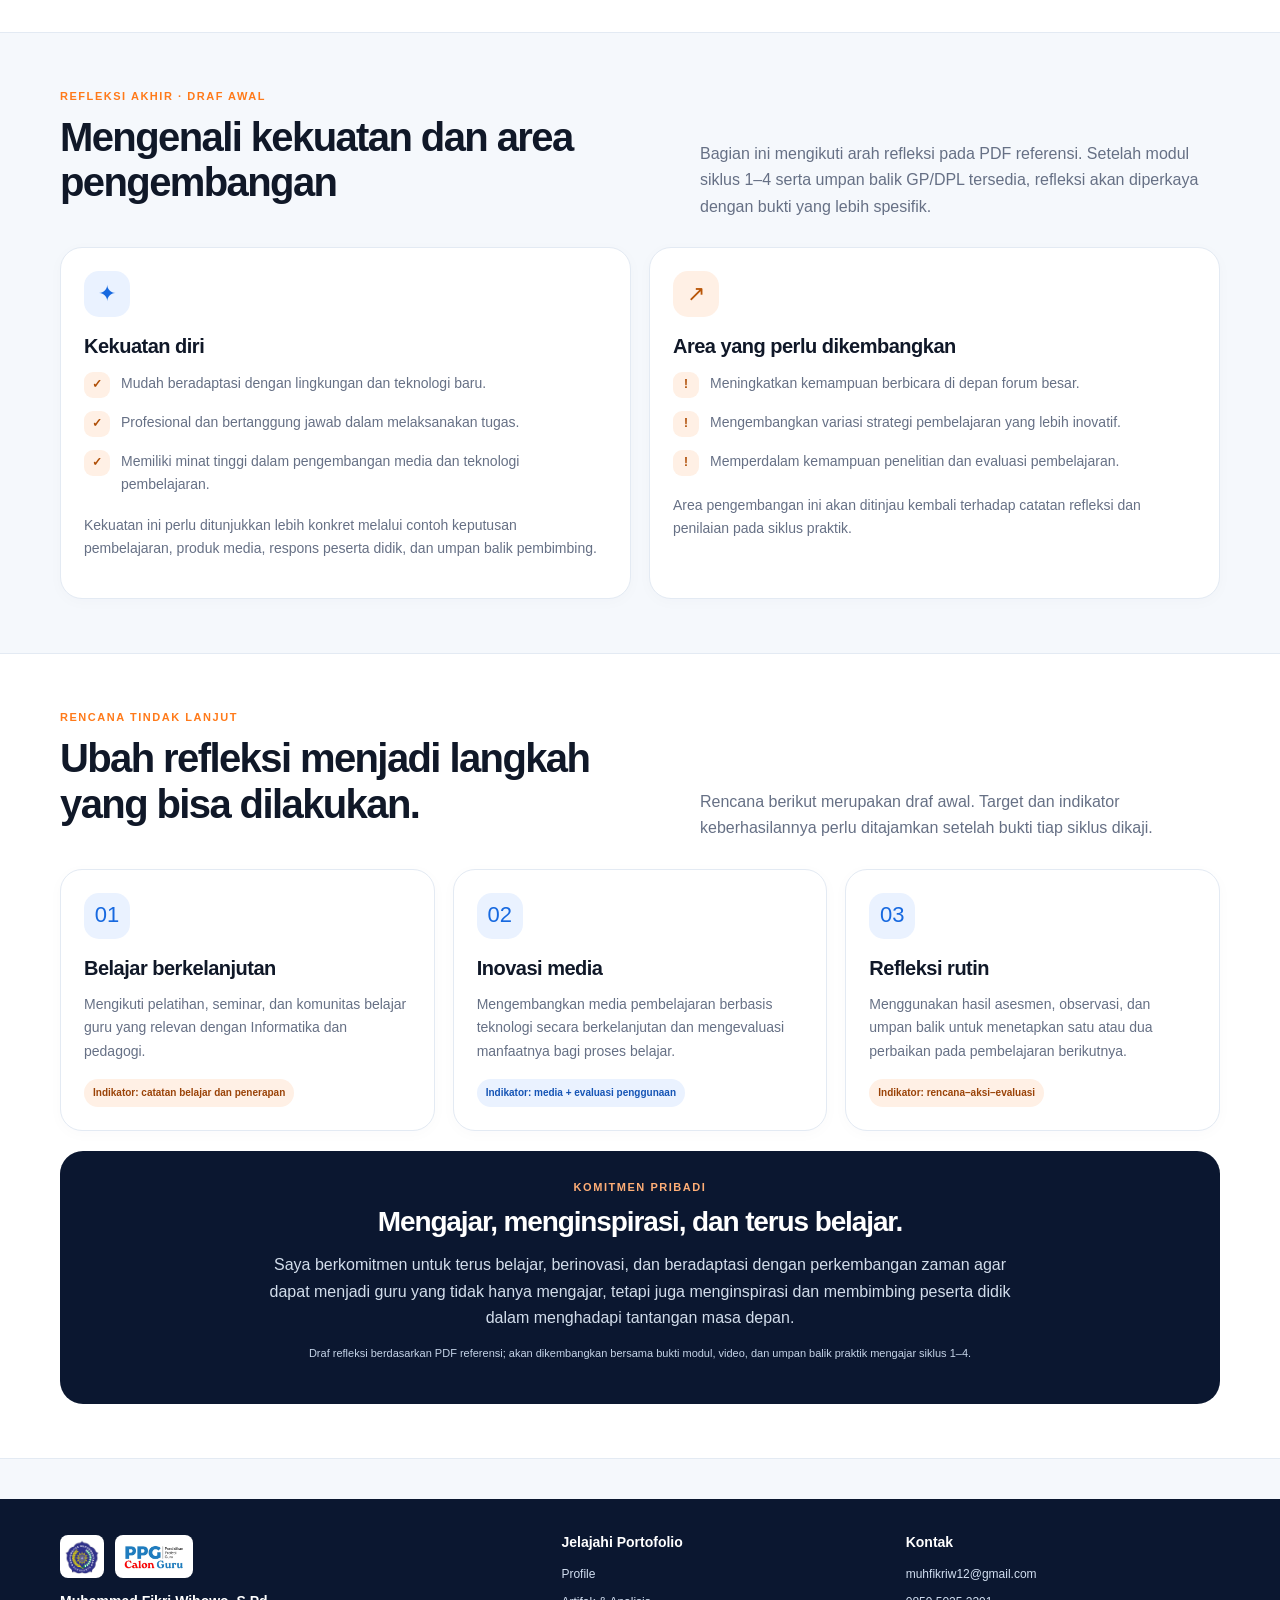
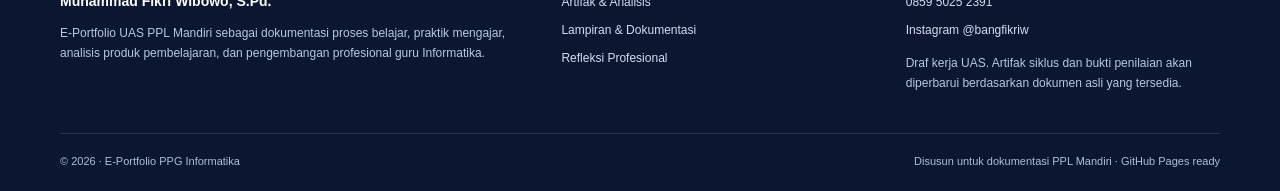
<file: refleksi.html>
<!doctype html><html lang="id"><head><meta charset="utf-8"><meta name="viewport" content="width=device-width,initial-scale=1"><meta name="theme-color" content="#0b1730"><meta name="description" content="E-Portfolio UAS PPL Mandiri Muhammad Fikri Wibowo, S.Pd., PPG Informatika UMS."><title>Refleksi Profesional | E-Portfolio Fikri Wibowo</title><link rel="stylesheet" href="assets/css/style.css"><script defer src="assets/js/site.js"></script></head><body><div class="top-progress" data-progress></div><header class="site-header"><div class="container header-inner"><a class="brand" href="profile.html" aria-label="E-Portfolio Fikri Wibowo, halaman profil"><span class="brand-mark"><img src="assets/logos/ums-emblem.webp" alt="Logo UMS"></span><span><span class="brand-title">E-Portfolio 2</span><span class="brand-sub" style="display:block">PPG Informatika · PPL Mandiri</span></span></a><nav class="nav" data-nav aria-label="Navigasi utama"><a href="profile.html" class="">Profile</a><a href="artifak.html" class="">Artifak</a><a href="lampiran.html" class="">Lampiran</a><a href="refleksi.html" class="active">Refleksi</a></nav><div class="nav-tools"><button class="icon-btn" data-theme-toggle aria-label="Ganti tema" title="Ganti tema">◐</button><button class="menu-btn" data-menu-toggle aria-label="Buka menu" aria-expanded="false">☰</button></div></div><div class="container logo-strip"><img src="assets/logos/ppg-calon-guru.jpg" alt="Logo PPG Calon Guru"><img src="assets/logos/ums-full-logo.webp" alt="Universitas Muhammadiyah Surakarta"><img class="school-logo" src="assets/logos/sman7-surakarta.jpg" alt="Logo SMA Negeri 7 Surakarta"><span class="strip-label">Universitas Muhammadiyah Surakarta · SMA Negeri 7 Surakarta</span></div></header><main><section class="page-hero"><div class="container"><div class="breadcrumbs"><a href="profile.html">Profile</a><span>›</span><span>Refleksi</span></div><span class="eyebrow">Identitas profesional · filosofi · tindak lanjut</span><h1>Menjadi guru yang tidak berhenti <span style="color:#ff9852">bertumbuh.</span></h1><p>Refleksi menghubungkan pengalaman praktik mengajar dengan model guru yang dituju, keyakinan tentang belajar, kekuatan diri, area pengembangan, dan rencana perbaikan yang nyata.</p><div class="page-subnav"><a href="#model">Model guru</a><a href="#filosofi">Filosofi mengajar</a><a href="#refleksi">Refleksi akhir</a><a href="#tindak-lanjut">Tindak lanjut</a></div></div></section>
<section class="section" id="model"><div class="container grid grid-2"><div class="vision-card reveal"><div class="kicker">Visi profesional</div><h2>Menjadi guru Informatika yang inspiratif.</h2><p>Menjadi guru Informatika yang inspiratif, inovatif, adaptif terhadap perkembangan teknologi, serta mampu menciptakan pembelajaran yang bermakna dan berpihak pada peserta didik.</p><div class="logo-footer" style="margin-top:20px"><img src="assets/logos/ums-emblem.webp" alt="Logo UMS"><img src="assets/logos/ppg-calon-guru.jpg" alt="Logo PPG"></div></div><div class="card reveal"><div class="kicker">Misi profesional</div><h2 style="font-size:29px">Cara mewujudkan visi</h2><ul class="value-list"><li><span class="bullet">1</span><span>Mengintegrasikan teknologi dalam pembelajaran secara efektif dan bertanggung jawab.</span></li><li><span class="bullet">2</span><span>Menciptakan lingkungan belajar yang aktif, kolaboratif, dan menyenangkan.</span></li><li><span class="bullet">3</span><span>Mengembangkan kemampuan berpikir kritis, kreativitas, komunikasi, dan kolaborasi peserta didik.</span></li><li><span class="bullet">4</span><span>Menjadi teladan dalam karakter, etika digital, dan pembelajaran sepanjang hayat.</span></li></ul></div></div></section>
<section class="section alt" id="filosofi"><div class="container"><div class="section-head"><div><div class="kicker">Filosofi mengajar</div><h2>Belajar bermakna, relevan, dan berpihak pada peserta didik.</h2></div></div><div class="profile-band reveal"><img src="assets/photos/diskusi-lkpd.jpg" alt="Peserta didik berdiskusi dalam kegiatan pembelajaran"><div><div class="kicker">Keyakinan pedagogis</div><h2>Setiap peserta didik memiliki potensi yang unik.</h2><p>Saya percaya bahwa setiap peserta didik memiliki potensi yang unik untuk berkembang. Oleh karena itu, pembelajaran harus dirancang secara bermakna, relevan, dan memberikan kesempatan kepada peserta didik untuk belajar melalui pengalaman, eksplorasi, serta pemecahan masalah nyata.</p><p>Dalam pembelajaran Informatika, teknologi bukan tujuan akhir. Teknologi dipilih ketika membantu peserta didik memahami konsep, mengembangkan strategi berpikir, berkarya, bekerja sama, dan merefleksikan solusi.</p></div></div></div></section>
<section class="section" id="refleksi"><div class="container"><div class="section-head"><div><div class="kicker">Refleksi akhir · draf awal</div><h2>Mengenali kekuatan dan area pengembangan</h2></div><p>Bagian ini mengikuti arah refleksi pada PDF referensi. Setelah modul siklus 1–4 serta umpan balik GP/DPL tersedia, refleksi akan diperkaya dengan bukti yang lebih spesifik.</p></div><div class="grid grid-2"><article class="card reveal"><div class="card-icon">✦</div><h3>Kekuatan diri</h3><ul class="value-list"><li><span class="bullet">✓</span><span>Mudah beradaptasi dengan lingkungan dan teknologi baru.</span></li><li><span class="bullet">✓</span><span>Profesional dan bertanggung jawab dalam melaksanakan tugas.</span></li><li><span class="bullet">✓</span><span>Memiliki minat tinggi dalam pengembangan media dan teknologi pembelajaran.</span></li></ul><p style="margin-top:18px">Kekuatan ini perlu ditunjukkan lebih konkret melalui contoh keputusan pembelajaran, produk media, respons peserta didik, dan umpan balik pembimbing.</p></article><article class="card orange reveal"><div class="card-icon">↗</div><h3>Area yang perlu dikembangkan</h3><ul class="value-list"><li><span class="bullet">!</span><span>Meningkatkan kemampuan berbicara di depan forum besar.</span></li><li><span class="bullet">!</span><span>Mengembangkan variasi strategi pembelajaran yang lebih inovatif.</span></li><li><span class="bullet">!</span><span>Memperdalam kemampuan penelitian dan evaluasi pembelajaran.</span></li></ul><p style="margin-top:18px">Area pengembangan ini akan ditinjau kembali terhadap catatan refleksi dan penilaian pada siklus praktik.</p></article></div></div></section>
<section class="section alt" id="tindak-lanjut"><div class="container"><div class="section-head"><div><div class="kicker">Rencana tindak lanjut</div><h2>Ubah refleksi menjadi langkah yang bisa dilakukan.</h2></div><p>Rencana berikut merupakan draf awal. Target dan indikator keberhasilannya perlu ditajamkan setelah bukti tiap siklus dikaji.</p></div><div class="grid grid-3"><article class="card reveal"><div class="card-icon">01</div><h3>Belajar berkelanjutan</h3><p>Mengikuti pelatihan, seminar, dan komunitas belajar guru yang relevan dengan Informatika dan pedagogi.</p><span class="tag orange">Indikator: catatan belajar dan penerapan</span></article><article class="card reveal"><div class="card-icon">02</div><h3>Inovasi media</h3><p>Mengembangkan media pembelajaran berbasis teknologi secara berkelanjutan dan mengevaluasi manfaatnya bagi proses belajar.</p><span class="tag">Indikator: media + evaluasi penggunaan</span></article><article class="card reveal"><div class="card-icon">03</div><h3>Refleksi rutin</h3><p>Menggunakan hasil asesmen, observasi, dan umpan balik untuk menetapkan satu atau dua perbaikan pada pembelajaran berikutnya.</p><span class="tag orange">Indikator: rencana–aksi–evaluasi</span></article></div><div class="vision-card reveal" style="margin-top:20px;text-align:center"><div class="kicker">Komitmen pribadi</div><h2 style="font-size:28px">Mengajar, menginspirasi, dan terus belajar.</h2><p style="max-width:760px;margin:0 auto">Saya berkomitmen untuk terus belajar, berinovasi, dan beradaptasi dengan perkembangan zaman agar dapat menjadi guru yang tidak hanya mengajar, tetapi juga menginspirasi dan membimbing peserta didik dalam menghadapi tantangan masa depan.</p><p class="muted-small" style="margin-top:13px;color:#c5d4e8">Draf refleksi berdasarkan PDF referensi; akan dikembangkan bersama bukti modul, video, dan umpan balik praktik mengajar siklus 1–4.</p></div></div></section></main><footer class="footer"><div class="container"><div class="footer-grid"><div><div class="logo-footer"><img src="assets/logos/ums-emblem.webp" alt="Logo UMS"><img src="assets/logos/ppg-calon-guru.jpg" alt="Logo PPG"></div><h3 style="margin-top:16px">Muhammad Fikri Wibowo, S.Pd.</h3><p>E-Portfolio UAS PPL Mandiri sebagai dokumentasi proses belajar, praktik mengajar, analisis produk pembelajaran, dan pengembangan profesional guru Informatika.</p></div><div><h3>Jelajahi Portofolio</h3><div class="footer-links"><a href="profile.html">Profile</a><a href="artifak.html">Artifak & Analisis</a><a href="lampiran.html">Lampiran & Dokumentasi</a><a href="refleksi.html">Refleksi Profesional</a></div></div><div><h3>Kontak</h3><div class="footer-links"><a href="mailto:muhfikriw12@gmail.com">muhfikriw12@gmail.com</a><a href="tel:+6285950252391">0859 5025 2391</a><a href="https://instagram.com/bangfikriw" target="_blank" rel="noreferrer">Instagram @bangfikriw</a></div><p style="margin-top:13px">Draf kerja UAS. Artifak siklus dan bukti penilaian akan diperbarui berdasarkan dokumen asli yang tersedia.</p></div></div><div class="footer-bottom"><span>© 2026 · E-Portfolio PPG Informatika</span><span>Disusun untuk dokumentasi PPL Mandiri · GitHub Pages ready</span></div></div></footer><button class="to-top" data-top aria-label="Kembali ke atas" title="Kembali ke atas">↑</button></body></html>
</file>
<file: assets/css/style.css>
:root{--navy:#0b1730;--blue:#1769e0;--blue2:#65b6ff;--orange:#ff7a1a;--orange-soft:#fff0e5;--ink:#101828;--muted:#667085;--paper:#fff;--surface:#f5f8fc;--line:#e3eaf3;--shadow:0 16px 44px rgba(11,23,48,.10);--radius:22px;color-scheme:light}
[data-theme="dark"]{--ink:#eaf1fc;--muted:#b1bfd4;--paper:#0f1e37;--surface:#0a1428;--line:#2d405f;--orange-soft:#392514;--shadow:0 16px 44px rgba(0,0,0,.22);color-scheme:dark}
*{box-sizing:border-box}html{scroll-behavior:smooth;scroll-padding-top:100px}body{margin:0;font-family:'Segoe UI',Arial,sans-serif;background:var(--surface);color:var(--ink);line-height:1.65}a{color:inherit;text-decoration:none}button,input{font:inherit}button{cursor:pointer}.container{width:min(1160px,calc(100% - 40px));margin-inline:auto}.top-progress{position:fixed;z-index:1000;top:0;left:0;width:0;height:3px;background:linear-gradient(90deg,var(--blue),var(--orange));box-shadow:0 0 12px #1769e077}.site-header{position:sticky;top:3px;z-index:100;background:color-mix(in srgb,var(--paper) 91%,transparent);backdrop-filter:blur(18px);border-bottom:1px solid var(--line)}.header-inner{min-height:82px;display:flex;align-items:center;gap:24px}.brand{display:flex;align-items:center;gap:11px;min-width:215px}.brand-mark{height:48px;width:48px;display:grid;place-items:center;border-radius:15px;background:#fff;border:1px solid #e8edf5;overflow:hidden}.brand-mark img{width:42px;height:42px;object-fit:contain}.brand-title{font:800 15px/1.2 "Segoe UI",Arial,sans-serif;letter-spacing:-.3px}.brand-sub{font-size:11px;color:var(--muted);margin-top:4px}.nav{display:flex;align-items:center;gap:6px;margin-left:auto}.nav a{font-size:13px;font-weight:700;padding:10px 14px;border-radius:999px;color:var(--muted);transition:background .2s,color .2s,transform .2s}.nav a:hover,.nav a.active{color:var(--blue);background:#eaf2ff}.nav-tools{display:flex;align-items:center;gap:8px}.icon-btn,.menu-btn{border:1px solid var(--line);background:var(--paper);color:var(--ink);width:40px;height:40px;border-radius:13px;display:grid;place-items:center;transition:transform .2s,border-color .2s}.icon-btn:hover,.menu-btn:hover{transform:translateY(-2px);border-color:var(--blue)}.menu-btn{display:none}.logo-strip{display:flex;align-items:center;gap:10px;padding:6px 0 13px;border-top:1px solid color-mix(in srgb,var(--line) 70%,transparent)}.logo-strip img{height:26px;max-width:105px;object-fit:contain;background:#fff;border-radius:5px;padding:2px}.logo-strip .school-logo{height:31px;max-width:27px}.logo-strip .strip-label{font-size:10px;letter-spacing:.12em;text-transform:uppercase;color:var(--muted);font-weight:700}.hero{padding:64px 0 50px;overflow:hidden;position:relative}.hero:before{content:"";position:absolute;right:-120px;top:-100px;width:460px;height:460px;border-radius:50%;background:radial-gradient(circle,#dceaff 0,rgba(220,234,255,0) 70%);pointer-events:none}.hero-grid{display:grid;grid-template-columns:1.12fr .88fr;gap:54px;align-items:center;position:relative}.eyebrow{display:inline-flex;align-items:center;gap:9px;padding:7px 12px;border-radius:999px;background:var(--orange-soft);color:#a94b07;text-transform:uppercase;font-size:11px;font-weight:800;letter-spacing:.12em}.eyebrow:before{content:"";width:7px;height:7px;border-radius:50%;background:var(--orange)}h1,h2,h3,h4{font-family:"Segoe UI",Arial,sans-serif;line-height:1.14;letter-spacing:-.04em;margin:0 0 14px}h1{font-size:clamp(38px,5.2vw,64px);margin-top:19px}h1 .accent{color:var(--blue)}h1 .accent-orange{color:var(--orange)}h2{font-size:clamp(28px,3.3vw,40px)}h3{font-size:20px;letter-spacing:-.025em}p{margin:0 0 15px;color:var(--muted)}.hero-copy{font-size:17px;max-width:620px}.hero-actions{display:flex;gap:12px;flex-wrap:wrap;margin-top:26px}.btn{display:inline-flex;align-items:center;justify-content:center;gap:9px;border:1px solid transparent;border-radius:14px;padding:12px 17px;font-weight:800;font-size:13px;transition:transform .2s,box-shadow .2s,background .2s}.btn:hover{transform:translateY(-3px);box-shadow:0 10px 25px rgba(11,23,48,.14)}.btn-primary{background:var(--blue);color:white}.btn-orange{background:var(--orange);color:#151515}.btn-secondary{background:var(--paper);border-color:var(--line);color:var(--ink)}.hero-meta{display:flex;gap:25px;flex-wrap:wrap;margin-top:28px}.meta-block strong{display:block;color:var(--ink);font:800 19px "Segoe UI",Arial,sans-serif}.meta-block span{font-size:11px;color:var(--muted)}.hero-art{position:relative;min-height:450px;display:grid;place-items:center}.hero-frame{width:min(100%,390px);aspect-ratio:4/5;border-radius:32px;background:linear-gradient(145deg,#dceaff,#fff 45%,#ffe4cd);padding:13px;position:relative;box-shadow:var(--shadow);transform:rotate(2deg)}.hero-frame>img{width:100%;height:100%;object-fit:cover;object-position:center;border-radius:23px}.floating-card{position:absolute;display:flex;gap:11px;align-items:center;background:var(--paper);padding:13px 16px;border-radius:16px;border:1px solid var(--line);box-shadow:var(--shadow);max-width:245px}.floating-card .mini-icon{width:38px;height:38px;flex:0 0 38px;display:grid;place-items:center;border-radius:12px;background:#eaf2ff;color:var(--blue);font-size:18px}.floating-card strong{display:block;font-size:12px}.floating-card small{display:block;color:var(--muted);font-size:10px}.floating-one{left:-15px;top:60px}.floating-two{right:-7px;bottom:53px}.logo-cluster{position:absolute;top:-22px;left:3px;display:flex;gap:8px;align-items:center}.logo-cluster img{height:42px;max-width:93px;object-fit:contain;background:#fff;padding:5px;border-radius:12px;box-shadow:0 8px 20px #0b17301a}.section{padding:54px 0}.section.alt{background:var(--paper);border-block:1px solid var(--line)}.section-head{display:flex;align-items:end;justify-content:space-between;gap:22px;margin-bottom:27px}.section-head p{max-width:520px;margin-bottom:0}.kicker{font-size:11px;font-weight:800;letter-spacing:.14em;text-transform:uppercase;color:var(--orange);margin-bottom:10px}.grid{display:grid;gap:18px}.grid-2{grid-template-columns:repeat(2,minmax(0,1fr))}.grid-3{grid-template-columns:repeat(3,minmax(0,1fr))}.grid-4{grid-template-columns:repeat(4,minmax(0,1fr))}.card{background:var(--paper);border:1px solid var(--line);border-radius:var(--radius);padding:23px;box-shadow:0 3px 15px rgba(20,45,80,.025);transition:transform .25s,border-color .25s,box-shadow .25s}.card:hover{transform:translateY(-5px);border-color:#b9d3ff;box-shadow:var(--shadow)}.card .card-icon{width:46px;height:46px;border-radius:15px;background:#eaf2ff;color:var(--blue);display:grid;place-items:center;margin-bottom:18px;font-size:22px}.card.orange .card-icon{background:var(--orange-soft);color:#b95608}.card p{font-size:14px}.card-link{display:inline-flex;gap:7px;align-items:center;color:var(--blue);font-size:12px;font-weight:800;margin-top:5px}.tag{display:inline-flex;align-items:center;gap:6px;border-radius:999px;background:#eaf2ff;color:#1554b5;font-size:10px;font-weight:800;padding:6px 9px}.tag.orange{background:var(--orange-soft);color:#9a4308}.tag.neutral{background:var(--surface);border:1px solid var(--line);color:var(--muted)}.profile-band{display:grid;grid-template-columns:.72fr 1.28fr;gap:30px;align-items:center;background:var(--navy);color:#fff;border-radius:28px;padding:31px;overflow:hidden;position:relative}.profile-band:after{content:"";position:absolute;right:-60px;bottom:-180px;width:360px;height:360px;border-radius:50%;border:1px solid #ffffff16;box-shadow:0 0 0 35px #ffffff06,0 0 0 70px #ffffff04}.profile-band img{width:100%;max-height:330px;object-fit:cover;object-position:top;border-radius:18px;position:relative;z-index:1}.profile-band p{color:#d2dded}.profile-band h2{color:white}.profile-band .kicker{color:#ffad6d}.contact-row{display:flex;gap:10px;flex-wrap:wrap;margin-top:19px}.contact-chip{display:inline-flex;gap:8px;align-items:center;padding:9px 12px;border:1px solid #ffffff2b;border-radius:12px;font-size:12px;color:#fff}.timeline{display:grid;gap:0}.timeline-item{display:grid;grid-template-columns:125px 1fr;gap:20px;padding:18px 0;border-bottom:1px solid var(--line)}.timeline-item:last-child{border-bottom:0}.timeline-label{font-size:11px;font-weight:800;color:var(--blue);text-transform:uppercase;letter-spacing:.08em;padding-top:4px}.timeline-item p{font-size:14px;margin:0}.page-hero{background:var(--navy);color:white;padding:48px 0 45px;position:relative;overflow:hidden}.page-hero:after{content:"";position:absolute;width:380px;height:380px;border-radius:50%;border:1px solid #ffffff22;right:-80px;top:-120px;box-shadow:0 0 0 35px #ffffff08,0 0 0 70px #ffffff05}.page-hero .container{position:relative;z-index:1}.page-hero h1{font-size:clamp(34px,4.4vw,52px);max-width:800px}.page-hero p{color:#c5d4e8;max-width:730px}.breadcrumbs{font-size:11px;color:#c4d5ea;display:flex;gap:9px;align-items:center;margin-bottom:15px}.page-subnav{display:flex;flex-wrap:wrap;gap:8px;margin-top:24px}.page-subnav a{padding:9px 13px;border:1px solid #ffffff2b;border-radius:999px;color:white;font-size:12px;font-weight:700}.page-subnav a:hover{background:#ffffff16}.note{border:1px solid #b9d3ff;background:#eef5ff;color:#23416d;border-radius:16px;padding:17px 19px;font-size:13px}.note.orange{border-color:#ffd0ad;background:var(--orange-soft);color:#83400d}.note strong{color:inherit}.module-card{padding:0;overflow:hidden}.module-top{padding:19px 21px;background:linear-gradient(135deg,#eaf2ff,#f8fbff);border-bottom:1px solid var(--line);display:flex;justify-content:space-between;align-items:start;gap:12px}.module-top.orange-top{background:linear-gradient(135deg,#fff0e5,#fffaf6)}.cycle-num{font:800 28px "Segoe UI",Arial,sans-serif;color:var(--blue)}.module-body{padding:21px}.module-body p{font-size:13px}.placeholder-box{border:1px dashed #b4c8e7;border-radius:14px;padding:14px;background:var(--surface);font-size:12px;color:var(--muted);display:flex;gap:9px;align-items:start}.placeholder-box svg{flex:0 0 auto}.details-box{margin-top:13px;border-top:1px solid var(--line);padding-top:13px}.details-box summary{font-size:12px;font-weight:800;color:var(--blue);cursor:pointer;list-style:none;display:flex;justify-content:space-between;align-items:center}.details-box summary::-webkit-details-marker{display:none}.details-box summary:after{content:'+';font-size:20px;color:var(--orange)}.details-box[open] summary:after{content:'−'}.analysis-grid{display:grid;grid-template-columns:repeat(2,minmax(0,1fr));gap:12px;margin-top:14px}.analysis-cell{background:var(--surface);border:1px solid var(--line);padding:15px;border-radius:14px}.analysis-cell h4{font-size:12px;letter-spacing:0;margin-bottom:7px}.analysis-cell p{font-size:12px;margin:0}.search-wrap{display:flex;gap:9px;align-items:center;background:var(--paper);border:1px solid var(--line);border-radius:15px;padding:10px 14px;max-width:380px}.search-wrap input{border:0;outline:0;min-width:0;width:100%;background:transparent;color:var(--ink);font-size:13px}.tab-row{display:flex;gap:8px;flex-wrap:wrap;margin-bottom:23px}.tab-btn{border:1px solid var(--line);border-radius:999px;background:var(--paper);color:var(--muted);font-size:12px;font-weight:800;padding:9px 14px}.tab-btn.active{background:var(--blue);border-color:var(--blue);color:#fff}.media-card{display:flex;gap:15px;align-items:start}.media-thumb{width:74px;height:74px;flex:0 0 74px;display:grid;place-items:center;border-radius:16px;background:#eaf2ff;color:var(--blue);font-size:26px}.media-card h3{font-size:17px;margin-bottom:7px}.media-card p{font-size:12px;margin-bottom:0}.gallery{display:grid;grid-template-columns:repeat(3,minmax(0,1fr));gap:15px}.gallery-item{position:relative;border:0;padding:0;overflow:hidden;text-align:left;background:var(--paper);border:1px solid var(--line);border-radius:17px;cursor:pointer;color:inherit}.gallery-item img{width:100%;height:215px;display:block;object-fit:cover;transition:transform .5s}.gallery-item:hover img{transform:scale(1.045)}.gallery-caption{padding:13px 14px}.gallery-caption strong{display:block;font:700 13px "Segoe UI",Arial,sans-serif;margin-bottom:4px}.gallery-caption span{font-size:11px;color:var(--muted)}.gallery-item:focus-visible{outline:3px solid var(--orange);outline-offset:3px}.modal{display:none;position:fixed;inset:0;background:#061126eb;z-index:2000;align-items:center;justify-content:center;padding:24px}.modal.open{display:flex}.modal-content{position:relative;max-width:min(1050px,100%);max-height:92vh}.modal-content img{max-width:100%;max-height:80vh;display:block;border-radius:17px;object-fit:contain;background:#fff}.modal-caption{color:white;font-size:13px;text-align:center;margin-top:12px}.modal-close{position:absolute;right:-10px;top:-13px;width:40px;height:40px;background:var(--orange);border:0;border-radius:50%;font-weight:900;font-size:23px;color:#111}.vision-card{background:var(--navy);color:white;border-radius:23px;padding:27px}.vision-card p{color:#d2ddeb}.vision-card .kicker{color:#ffae76}.value-list{list-style:none;margin:0;padding:0;display:grid;gap:13px}.value-list li{display:flex;gap:11px;font-size:14px;color:var(--muted)}.bullet{height:26px;width:26px;display:grid;place-items:center;background:var(--orange-soft);color:#af4e06;border-radius:9px;font-size:12px;font-weight:900;flex:0 0 26px}.footer{margin-top:40px;background:var(--navy);color:white;padding:36px 0 20px}.footer-grid{display:grid;grid-template-columns:1.2fr .8fr .8fr;gap:30px}.footer p{color:#b7c8df;font-size:12px}.footer h3{font-size:14px;color:white;letter-spacing:0}.footer-links{display:grid;gap:8px}.footer-links a{font-size:12px;color:#d1def0}.footer-links a:hover{color:var(--orange)}.footer-bottom{display:flex;justify-content:space-between;gap:15px;border-top:1px solid #ffffff22;padding-top:18px;margin-top:25px;color:#aebfd7;font-size:11px}.to-top{position:fixed;right:20px;bottom:20px;width:43px;height:43px;border:0;border-radius:14px;background:var(--orange);color:#111;font-size:19px;font-weight:900;box-shadow:0 10px 24px #0b173033;z-index:80;opacity:0;pointer-events:none;transform:translateY(8px);transition:.25s}.to-top.show{opacity:1;pointer-events:auto;transform:translateY(0)}.reveal{opacity:0;transform:translateY(16px);transition:opacity .65s ease,transform .65s ease}.reveal.visible{opacity:1;transform:translateY(0)}.muted-small{font-size:11px;color:var(--muted)}.status-pill{display:inline-flex;align-items:center;gap:7px;padding:7px 10px;border-radius:999px;background:#fff5dc;color:#835a00;font-size:10px;font-weight:800}.status-pill:before{content:'';width:6px;height:6px;border-radius:50%;background:#e3a008}.logo-footer{display:flex;gap:11px;align-items:center}.logo-footer img{height:43px;max-width:130px;object-fit:contain;background:white;padding:4px;border-radius:8px}.empty-state{display:none;padding:24px;text-align:center;border:1px dashed var(--line);border-radius:16px;color:var(--muted)}
@media(max-width:980px){.hero-grid{gap:30px}.grid-4{grid-template-columns:repeat(2,minmax(0,1fr))}.grid-3,.gallery{grid-template-columns:repeat(2,minmax(0,1fr))}.brand{min-width:unset}.logo-strip{display:none}.profile-band{grid-template-columns:.8fr 1.2fr}.footer-grid{grid-template-columns:1fr 1fr}.footer-grid>div:first-child{grid-column:1/-1}}
@media(max-width:740px){.container{width:min(100% - 28px,1160px)}.header-inner{min-height:72px;gap:10px}.brand-title{font-size:13px}.brand-sub{font-size:10px}.brand-mark{height:42px;width:42px}.brand-mark img{width:38px;height:38px}.menu-btn{display:grid}.nav{display:none;position:absolute;top:calc(100% + 1px);left:0;right:0;background:var(--paper);padding:12px 18px 18px;border-bottom:1px solid var(--line);box-shadow:var(--shadow);flex-direction:column;align-items:stretch}.nav.open{display:flex}.nav a{border-radius:12px}.nav-tools{margin-left:auto}.hero{padding:41px 0}.hero-grid{grid-template-columns:1fr;gap:32px}.hero h1{font-size:clamp(36px,11vw,55px)}.hero-copy{font-size:15px}.hero-art{min-height:390px}.hero-frame{width:min(83%,340px)}.floating-one{left:0;top:50px}.floating-two{right:0;bottom:27px}.logo-cluster{left:0;top:-10px}.logo-cluster img{height:34px;max-width:75px}.section{padding:40px 0}.section-head{display:block}.section-head p{margin-top:9px}.grid-2,.grid-3,.grid-4{grid-template-columns:1fr}.profile-band{grid-template-columns:1fr;padding:20px}.profile-band img{max-height:350px;object-position:center 25%}.timeline-item{grid-template-columns:1fr;gap:4px;padding:14px 0}.page-hero{padding:38px 0}.page-hero h1{font-size:36px}.analysis-grid{grid-template-columns:1fr}.gallery{grid-template-columns:repeat(2,minmax(0,1fr));gap:10px}.gallery-item img{height:155px}.gallery-caption{padding:10px}.gallery-caption strong{font-size:11px}.gallery-caption span{font-size:10px}.footer-grid{grid-template-columns:1fr}.footer-grid>div:first-child{grid-column:auto}.footer-bottom{display:block}.footer-bottom span{display:block;margin-bottom:6px}.search-wrap{max-width:100%;margin-top:15px}.card{padding:19px}.section-head h2{font-size:29px}}
@media(max-width:390px){.gallery{grid-template-columns:1fr}.gallery-item img{height:210px}.hero-actions .btn{width:100%}.contact-chip{font-size:11px}.brand-title{max-width:142px}}
@media(prefers-reduced-motion:reduce){*,*::before,*::after{scroll-behavior:auto!important;animation-duration:.01ms!important;transition-duration:.01ms!important}.reveal{opacity:1;transform:none}}


/* Added for the four-cycle artifact links and video embed */
.artifact-actions{display:flex;gap:10px;flex-wrap:wrap;margin:16px 0 4px}
.artifact-actions .btn{font-size:.87rem;padding:10px 14px}
.analysis-cell.full-cell{grid-column:1/-1}
.video-frame{position:relative;width:100%;aspect-ratio:16/9;background:#08172f;border-radius:18px;overflow:hidden;margin-bottom:16px}
.video-frame iframe{position:absolute;inset:0;width:100%;height:100%;border:0}
.small-note{font-size:.86rem;color:var(--muted,#667085);line-height:1.6;margin-top:14px}
@media(max-width:700px){.artifact-actions .btn{width:100%;justify-content:center}.analysis-cell.full-cell{grid-column:auto}}


/* Gallery organization and document section layout refinement */
.gallery-category-nav{display:flex;flex-wrap:wrap;gap:9px;margin:0 0 22px}
.gallery-category-nav a{display:inline-flex;align-items:center;border:1px solid var(--line);background:var(--paper);color:var(--muted);padding:9px 13px;border-radius:999px;font-size:12px;font-weight:800;transition:all .2s}
.gallery-category-nav a:hover,.gallery-category-nav a:focus-visible{background:var(--blue);border-color:var(--blue);color:#fff;outline:none;transform:translateY(-1px)}
.gallery-group{margin-top:30px;scroll-margin-top:125px}
.gallery-group-head{display:flex;align-items:center;gap:13px;margin:0 0 14px;padding:13px 15px;border:1px solid var(--line);border-radius:17px;background:linear-gradient(110deg,var(--paper),color-mix(in srgb,var(--blue) 7%,var(--paper)))}
.gallery-group-number{display:grid;place-items:center;flex:0 0 42px;width:42px;height:42px;border-radius:13px;background:#eaf2ff;color:var(--blue);font-weight:900}
.gallery-group-title{flex:1;min-width:0}
.gallery-group-title h3{margin:0 0 3px;font-size:18px;line-height:1.3}
.gallery-group-title p{margin:0;font-size:12px;color:var(--muted);max-width:750px}
.gallery-group-count{white-space:nowrap;padding:6px 9px;border-radius:999px;background:var(--orange-soft);color:#b95608;font-size:11px;font-weight:900}
.document-block{margin-top:35px;padding-top:26px;border-top:1px solid var(--line)}
.document-block:first-of-type{margin-top:12px;padding-top:0;border-top:0}
.document-block-head{display:flex;justify-content:space-between;align-items:end;gap:22px;margin-bottom:17px}
.document-block-head .kicker{margin-bottom:5px}
.document-block-head h3{margin:0;font-size:24px;line-height:1.25;letter-spacing:-.5px}
.document-block-head p{max-width:430px;margin:0;color:var(--muted);font-size:12px}
.document-grid{align-items:stretch;gap:17px}
.document-grid>.card{height:100%;min-width:0}
.card.media-card>div:last-child{flex:1;min-width:0;display:flex;flex-direction:column;align-items:flex-start}
.card.media-card h3{overflow-wrap:anywhere}
.card.media-card .btn{margin-top:13px}
.media-thumb.orange-thumb{background:var(--orange-soft);color:#b95608}
@media(max-width:740px){.gallery-group-head{align-items:flex-start;gap:10px;padding:11px}.gallery-group-number{width:36px;height:36px;flex-basis:36px}.gallery-group-title h3{font-size:16px}.gallery-group-count{font-size:10px}.document-block-head{display:block}.document-block-head p{margin-top:8px}.document-block-head h3{font-size:21px}}

/* Video UAS: use a vertical card layout so player and heading never compete for width. */
.video-grid{align-items:stretch}
.card.video-card{display:block;min-width:0;overflow:hidden;padding:18px}
.card.video-card:hover{transform:translateY(-3px)}
.video-card .video-frame{width:100%;aspect-ratio:16/9;position:relative;display:block;overflow:hidden;border-radius:16px;background:#07172d;margin:0}
.video-card .video-frame iframe{position:absolute;inset:0;width:100%;height:100%;display:block;border:0}
.video-card .video-copy{display:block;min-width:0;padding:17px 2px 3px}
.video-card .video-copy .kicker{margin-bottom:7px}
.video-card .video-copy h3{overflow-wrap:normal;word-break:normal;font-size:20px}
.video-card .video-copy p{font-size:13px}
.video-card .video-copy .btn{margin-top:8px}
.video-analysis-card .grid{gap:8px 25px}
.video-analysis-card .value-list{margin:0}
@media(max-width:740px){.card.video-card{padding:14px}.video-card .video-copy h3{font-size:18px}}
</file>
